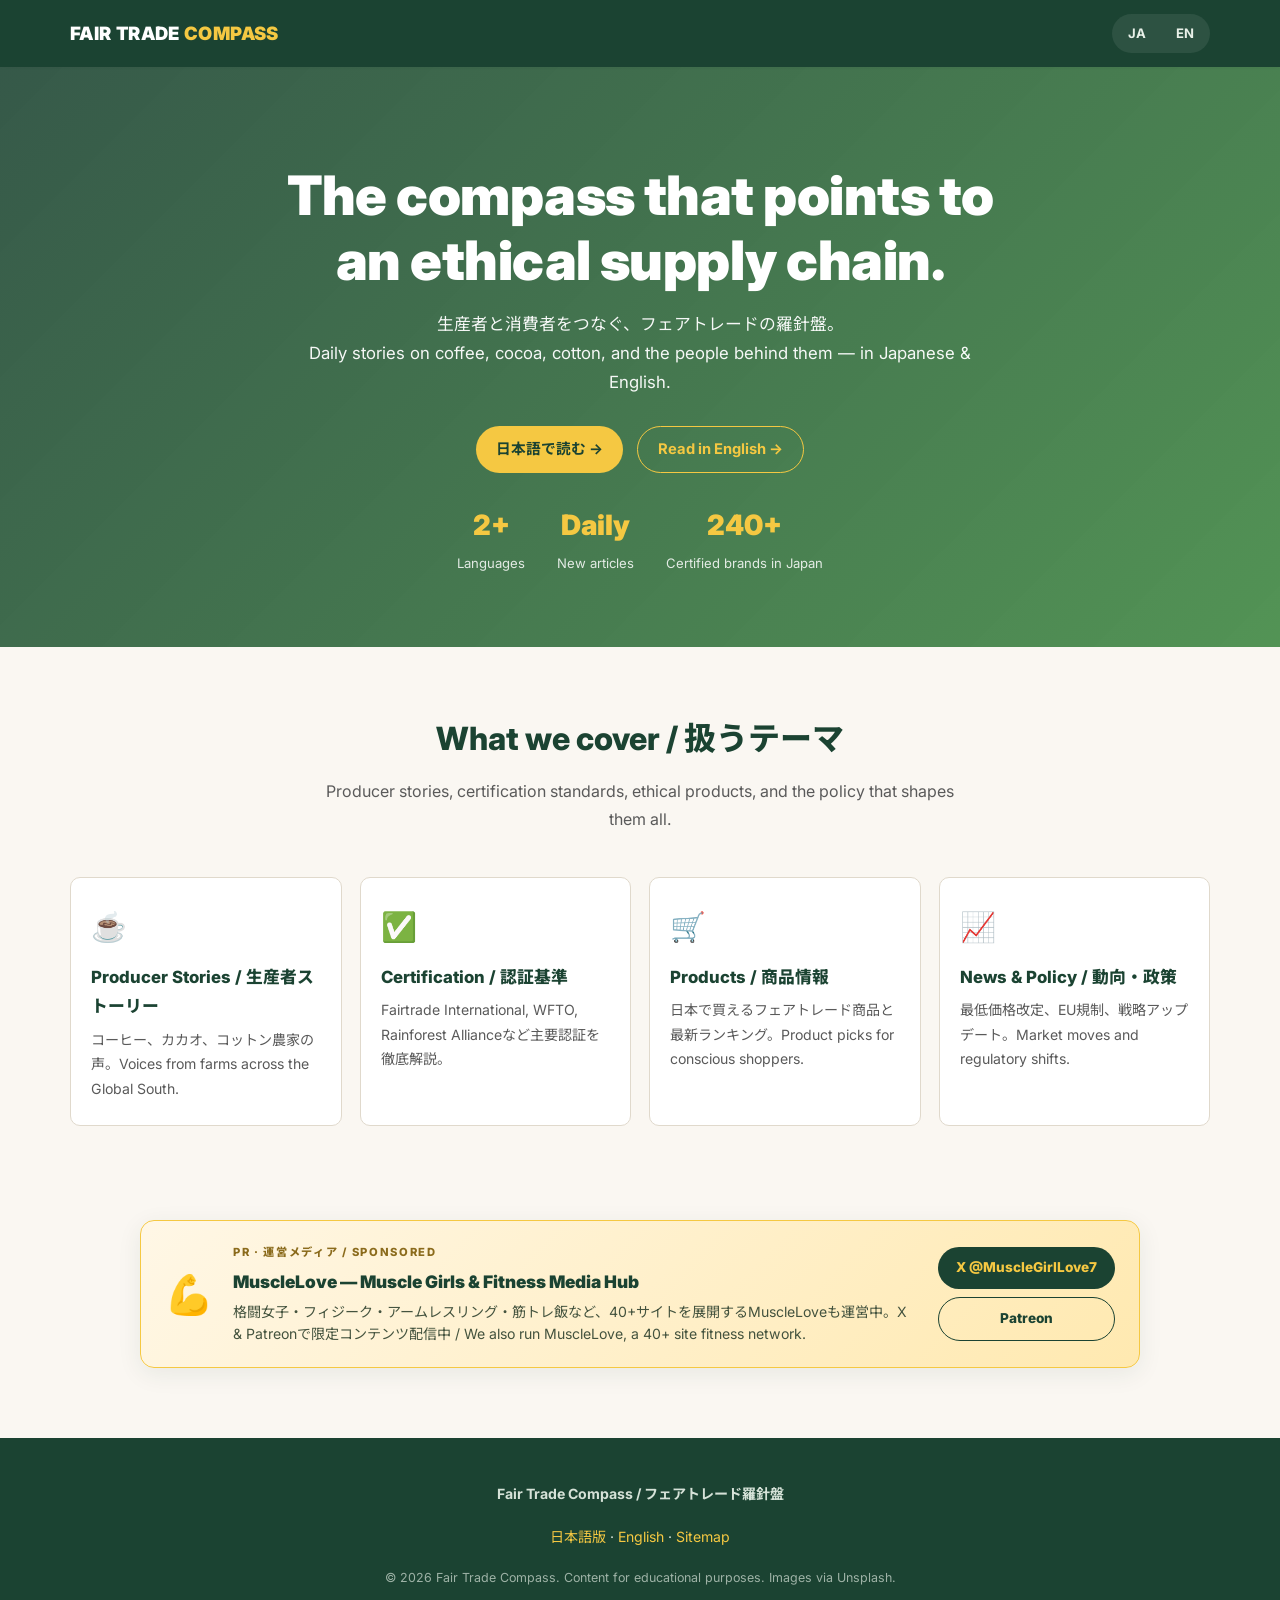
<file: index.html>
<!DOCTYPE html>
<html lang="en">
<head>
<meta charset="UTF-8">
<meta name="viewport" content="width=device-width, initial-scale=1.0">
<title>Fair Trade Compass | フェアトレード羅針盤</title>
<meta name="description" content="Fair Trade Compass — daily insights on fair trade producers, certification, products, and the ethical supply chain. フェアトレードの最新動向・生産者・認証・商品を日英2言語で発信する情報サイト。">
<meta name="robots" content="index,follow">
<link rel="canonical" href="https://musclelove-777.github.io/fair-trade-compass/">
<link rel="alternate" hreflang="ja" href="https://musclelove-777.github.io/fair-trade-compass/ja/">
<link rel="alternate" hreflang="en" href="https://musclelove-777.github.io/fair-trade-compass/en/">
<link rel="alternate" hreflang="x-default" href="https://musclelove-777.github.io/fair-trade-compass/">
<meta property="og:title" content="Fair Trade Compass | フェアトレード羅針盤">
<meta property="og:description" content="Daily insights on fair trade producers, certification, products, and the ethical supply chain. 日英2言語で発信するフェアトレード情報メディア。">
<meta property="og:type" content="website">
<meta property="og:url" content="https://musclelove-777.github.io/fair-trade-compass/">
<meta property="og:image" content="https://images.unsplash.com/photo-1509785307050-d4066910ec1e?w=1200&h=630&fit=crop">
<meta name="twitter:card" content="summary_large_image">
<link href="https://fonts.googleapis.com/css2?family=Inter:wght@400;500;700;900&family=Noto+Sans+JP:wght@400;500;700;900&display=swap" rel="stylesheet">
<link rel="stylesheet" href="assets/style.css">
<script type="application/ld+json">
{
  "@context": "https://schema.org",
  "@type": "WebSite",
  "name": "Fair Trade Compass",
  "alternateName": "フェアトレード羅針盤",
  "url": "https://musclelove-777.github.io/fair-trade-compass/",
  "description": "Bilingual fair trade media covering producers, certification, products, and the ethical supply chain.",
  "inLanguage": ["ja", "en"]
}
</script>
</head>
<body>

<header class="site-header">
  <div class="container">
    <div class="brand">FAIR TRADE <span class="brand-mark">COMPASS</span></div>
    <div class="lang-switch">
      <a href="ja/" aria-label="日本語">JA</a>
      <a href="en/" aria-label="English">EN</a>
    </div>
  </div>
</header>
<!-- __MAIN_LANDMARK__START__ -->
<main>
<section class="hero">
  <div class="container">
    <h1>The compass that points to<br>an ethical supply chain.</h1>
    <p class="lead">生産者と消費者をつなぐ、フェアトレードの羅針盤。<br>Daily stories on coffee, cocoa, cotton, and the people behind them — in Japanese &amp; English.</p>
    <div style="display:flex;gap:14px;justify-content:center;flex-wrap:wrap;margin-top:8px;">
      <a class="btn" href="ja/">日本語で読む →</a>
      <a class="btn btn-ghost" href="en/">Read in English →</a>
    </div>
    <div class="hero-stats">
      <div class="stat"><div class="num">2+</div><div class="label">Languages</div></div>
      <div class="stat"><div class="num">Daily</div><div class="label">New articles</div></div>
      <div class="stat"><div class="num">240+</div><div class="label">Certified brands in Japan</div></div>
    </div>
  </div>
</section>

<section class="block">
  <div class="container">
    <div class="section-head">
      <h2>What we cover / 扱うテーマ</h2>
      <p>Producer stories, certification standards, ethical products, and the policy that shapes them all.</p>
    </div>
    <div class="cat-grid">
      <a class="cat-card" href="ja/">
        <div class="icon">☕</div>
        <h3>Producer Stories / 生産者ストーリー</h3>
        <p>コーヒー、カカオ、コットン農家の声。Voices from farms across the Global South.</p>
      </a>
      <a class="cat-card" href="ja/">
        <div class="icon">✅</div>
        <h3>Certification / 認証基準</h3>
        <p>Fairtrade International, WFTO, Rainforest Allianceなど主要認証を徹底解説。</p>
      </a>
      <a class="cat-card" href="ja/">
        <div class="icon">🛒</div>
        <h3>Products / 商品情報</h3>
        <p>日本で買えるフェアトレード商品と最新ランキング。Product picks for conscious shoppers.</p>
      </a>
      <a class="cat-card" href="ja/">
        <div class="icon">📈</div>
        <h3>News &amp; Policy / 動向・政策</h3>
        <p>最低価格改定、EU規制、戦略アップデート。Market moves and regulatory shifts.</p>
      </a>
    </div>
  </div>
</section>

<section class="promo-musclelove">
  <div class="container">
    <div class="promo-card">
      <div class="promo-icon">💪</div>
      <div class="promo-body">
        <div class="promo-eyebrow">PR · 運営メディア / Sponsored</div>
        <h3>MuscleLove — Muscle Girls &amp; Fitness Media Hub</h3>
        <p>格闘女子・フィジーク・アームレスリング・筋トレ飯など、40+サイトを展開するMuscleLoveも運営中。X &amp; Patreonで限定コンテンツ配信中 / We also run MuscleLove, a 40+ site fitness network.</p>
      </div>
      <div class="promo-cta">
        <a class="btn-promo" href="https://x.com/MuscleGirlLove7" target="_blank" rel="noopener">X @MuscleGirlLove7</a>
        <a class="btn-promo outline" href="https://www.patreon.com/MuscleLove" target="_blank" rel="noopener">Patreon</a>
      </div>
    </div>
  </div>
</section>
</main>
<!-- __MAIN_LANDMARK__END__ -->
<footer class="site-footer">
  <div class="container">
    <div><strong>Fair Trade Compass / フェアトレード羅針盤</strong></div>
    <div><a href="ja/">日本語版</a> · <a href="en/">English</a> · <a href="sitemap.xml">Sitemap</a></div>
    <div class="small">© 2026 Fair Trade Compass. Content for educational purposes. Images via Unsplash.</div>
  </div>
</footer>

</body>
</html>
</file>
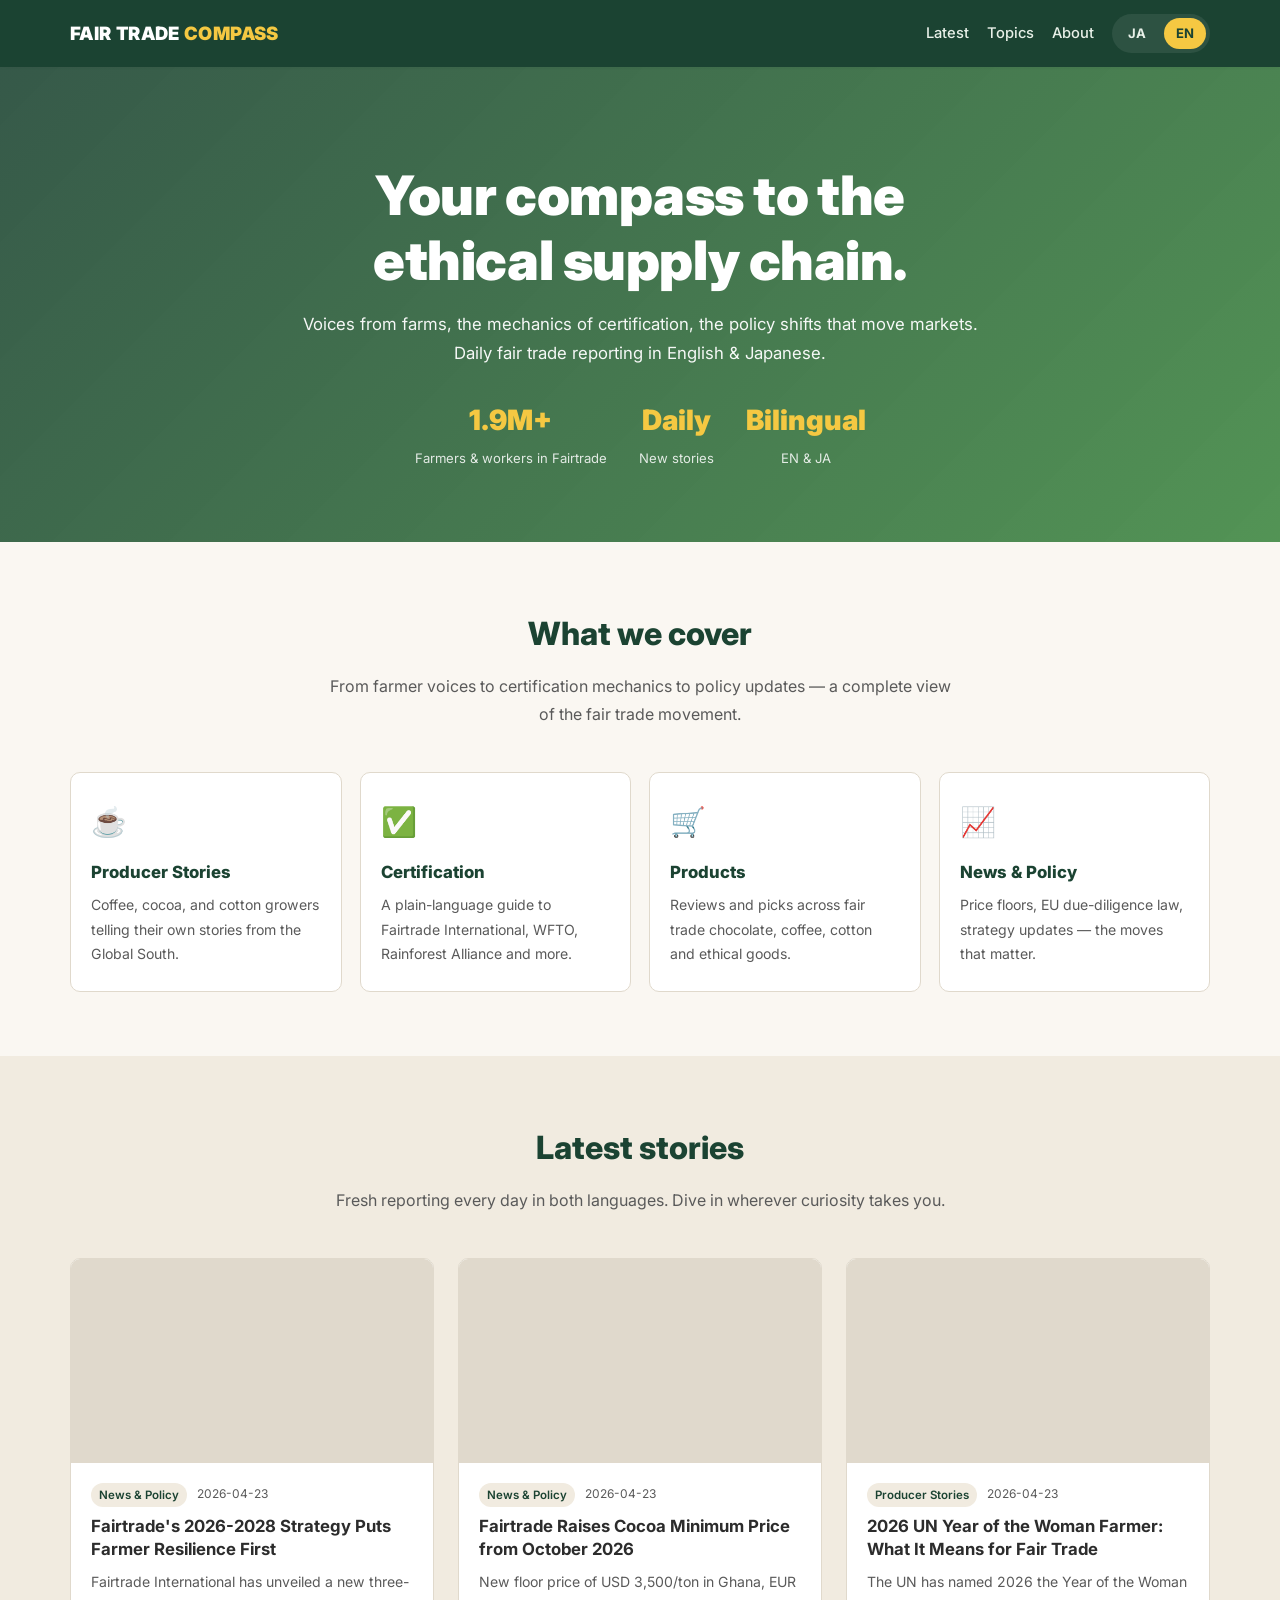
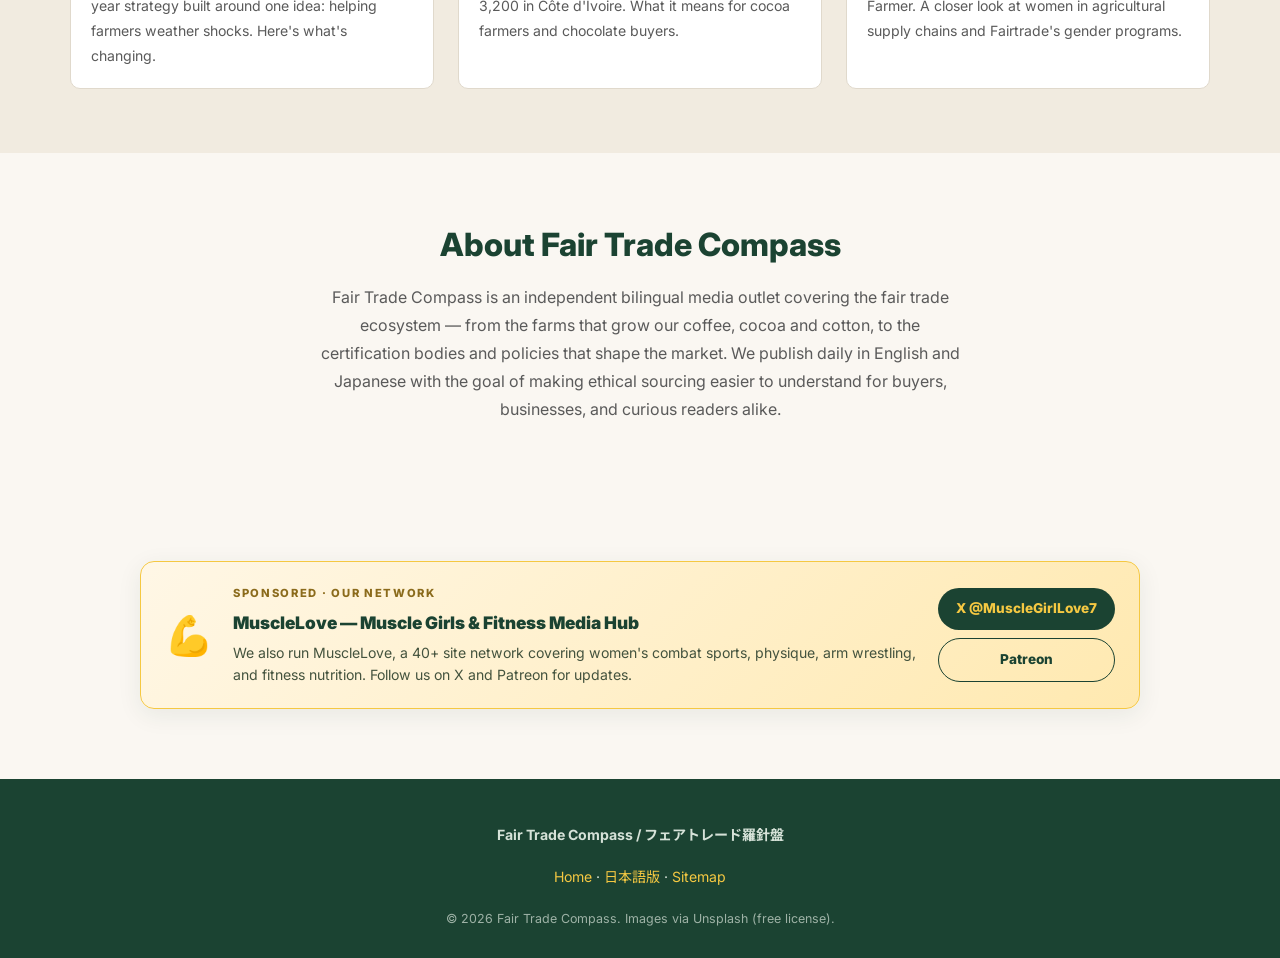
<file: en/index.html>
<!DOCTYPE html>
<html lang="en">
<head>
<meta charset="UTF-8">
<meta name="viewport" content="width=device-width, initial-scale=1.0">
<title>Fair Trade Compass | Daily News on Ethical Supply Chains</title>
<meta name="description" content="Fair Trade Compass — daily insights on fair trade producers, certification, products, and ethical supply chains. Coverage of Fairtrade International, WFTO, cocoa pricing, coffee farmers and more.">
<meta name="keywords" content="fair trade,Fairtrade International,WFTO,ethical consumption,sustainable coffee,sustainable cocoa,ethical cotton,fair trade certification">
<meta name="robots" content="index,follow">
<link rel="canonical" href="https://musclelove-777.github.io/fair-trade-compass/en/">
<link rel="alternate" hreflang="ja" href="https://musclelove-777.github.io/fair-trade-compass/ja/">
<link rel="alternate" hreflang="en" href="https://musclelove-777.github.io/fair-trade-compass/en/">
<link rel="alternate" hreflang="x-default" href="https://musclelove-777.github.io/fair-trade-compass/">
<meta property="og:title" content="Fair Trade Compass | Daily News on Ethical Supply Chains">
<meta property="og:description" content="Daily insights on fair trade producers, certification, products, and ethical supply chains.">
<meta property="og:type" content="website">
<meta property="og:url" content="https://musclelove-777.github.io/fair-trade-compass/en/">
<meta property="og:image" content="https://images.unsplash.com/photo-1509785307050-d4066910ec1e?w=1200&h=630&fit=crop">
<meta property="og:locale" content="en_US">
<meta name="twitter:card" content="summary_large_image">
<link href="https://fonts.googleapis.com/css2?family=Inter:wght@400;500;700;900&family=Noto+Sans+JP:wght@400;500;700;900&display=swap" rel="stylesheet">
<link rel="stylesheet" href="../assets/style.css">
<script type="application/ld+json">
{
  "@context": "https://schema.org",
  "@type": "WebSite",
  "name": "Fair Trade Compass",
  "url": "https://musclelove-777.github.io/fair-trade-compass/en/",
  "inLanguage": "en",
  "publisher": {
    "@type": "Organization",
    "name": "Fair Trade Compass"
  }
}
</script>
</head>
<body>

<header class="site-header">
  <div class="container">
    <div class="brand">FAIR TRADE <span class="brand-mark">COMPASS</span></div>
    <nav class="site-nav">
      <a href="#latest">Latest</a>
      <a href="#categories">Topics</a>
      <a href="#about">About</a>
      <div class="lang-switch">
        <a href="../ja/">JA</a>
        <a href="./" class="active">EN</a>
      </div>
    </nav>
  </div>
</header>
<!-- __MAIN_LANDMARK__START__ -->
<main>
<section class="hero">
  <div class="container">
    <h1>Your compass to the<br>ethical supply chain.</h1>
    <p class="lead">Voices from farms, the mechanics of certification, the policy shifts that move markets.<br>Daily fair trade reporting in English &amp; Japanese.</p>
    <div class="hero-stats">
      <div class="stat"><div class="num">1.9M+</div><div class="label">Farmers &amp; workers in Fairtrade</div></div>
      <div class="stat"><div class="num">Daily</div><div class="label">New stories</div></div>
      <div class="stat"><div class="num">Bilingual</div><div class="label">EN &amp; JA</div></div>
    </div>
  </div>
</section>

<section class="block" id="categories">
  <div class="container">
    <div class="section-head">
      <h2>What we cover</h2>
      <p>From farmer voices to certification mechanics to policy updates — a complete view of the fair trade movement.</p>
    </div>
    <div class="cat-grid">
      <div class="cat-card">
        <div class="icon">☕</div>
        <h3>Producer Stories</h3>
        <p>Coffee, cocoa, and cotton growers telling their own stories from the Global South.</p>
      </div>
      <div class="cat-card">
        <div class="icon">✅</div>
        <h3>Certification</h3>
        <p>A plain-language guide to Fairtrade International, WFTO, Rainforest Alliance and more.</p>
      </div>
      <div class="cat-card">
        <div class="icon">🛒</div>
        <h3>Products</h3>
        <p>Reviews and picks across fair trade chocolate, coffee, cotton and ethical goods.</p>
      </div>
      <div class="cat-card">
        <div class="icon">📈</div>
        <h3>News &amp; Policy</h3>
        <p>Price floors, EU due-diligence law, strategy updates — the moves that matter.</p>
      </div>
    </div>
  </div>
</section>

<section class="block alt" id="latest">
  <div class="container">
    <div class="section-head">
      <h2>Latest stories</h2>
      <p>Fresh reporting every day in both languages. Dive in wherever curiosity takes you.</p>
    </div>
    <div class="blog-grid">
      <article class="post-card">
        <a href="articles/2026-04-23-fairtrade-strategy-2026-2028.html">
          <div class="post-thumb" style="background-image:url('https://images.unsplash.com/photo-1544785349-c4a5301826fd?w=600&h=340&fit=crop')"></div>
        </a>
        <div class="post-body">
          <div class="post-meta"><span class="post-tag">News &amp; Policy</span><span>2026-04-23</span></div>
          <h3><a href="articles/2026-04-23-fairtrade-strategy-2026-2028.html">Fairtrade's 2026-2028 Strategy Puts Farmer Resilience First</a></h3>
          <p class="post-excerpt">Fairtrade International has unveiled a new three-year strategy built around one idea: helping farmers weather shocks. Here's what's changing.</p>
        </div>
      </article>
      <article class="post-card">
        <a href="articles/2026-04-23-cocoa-minimum-price-hike.html">
          <div class="post-thumb" style="background-image:url('https://images.unsplash.com/photo-1587049352846-4a222e784d38?w=600&h=340&fit=crop')"></div>
        </a>
        <div class="post-body">
          <div class="post-meta"><span class="post-tag">News &amp; Policy</span><span>2026-04-23</span></div>
          <h3><a href="articles/2026-04-23-cocoa-minimum-price-hike.html">Fairtrade Raises Cocoa Minimum Price from October 2026</a></h3>
          <p class="post-excerpt">New floor price of USD 3,500/ton in Ghana, EUR 3,200 in Côte d'Ivoire. What it means for cocoa farmers and chocolate buyers.</p>
        </div>
      </article>
      <article class="post-card">
        <a href="articles/2026-04-23-un-year-woman-farmer-2026.html">
          <div class="post-thumb" style="background-image:url('https://images.unsplash.com/photo-1590682680695-43b964a3ae17?w=600&h=340&fit=crop')"></div>
        </a>
        <div class="post-body">
          <div class="post-meta"><span class="post-tag">Producer Stories</span><span>2026-04-23</span></div>
          <h3><a href="articles/2026-04-23-un-year-woman-farmer-2026.html">2026 UN Year of the Woman Farmer: What It Means for Fair Trade</a></h3>
          <p class="post-excerpt">The UN has named 2026 the Year of the Woman Farmer. A closer look at women in agricultural supply chains and Fairtrade's gender programs.</p>
        </div>
      </article>
    </div>
  </div>
</section>

<section class="block" id="about">
  <div class="container">
    <div class="section-head">
      <h2>About Fair Trade Compass</h2>
      <p>Fair Trade Compass is an independent bilingual media outlet covering the fair trade ecosystem — from the farms that grow our coffee, cocoa and cotton, to the certification bodies and policies that shape the market. We publish daily in English and Japanese with the goal of making ethical sourcing easier to understand for buyers, businesses, and curious readers alike.</p>
    </div>
  </div>
</section>

<section class="promo-musclelove">
  <div class="container">
    <div class="promo-card">
      <div class="promo-icon">💪</div>
      <div class="promo-body">
        <div class="promo-eyebrow">SPONSORED · OUR NETWORK</div>
        <h3>MuscleLove — Muscle Girls &amp; Fitness Media Hub</h3>
        <p>We also run MuscleLove, a 40+ site network covering women's combat sports, physique, arm wrestling, and fitness nutrition. Follow us on X and Patreon for updates.</p>
      </div>
      <div class="promo-cta">
        <a class="btn-promo" href="https://x.com/MuscleGirlLove7" target="_blank" rel="noopener">X @MuscleGirlLove7</a>
        <a class="btn-promo outline" href="https://www.patreon.com/MuscleLove" target="_blank" rel="noopener">Patreon</a>
      </div>
    </div>
  </div>
</section>
</main>
<!-- __MAIN_LANDMARK__END__ -->
<footer class="site-footer">
  <div class="container">
    <div><strong>Fair Trade Compass / フェアトレード羅針盤</strong></div>
    <div><a href="../">Home</a> · <a href="../ja/">日本語版</a> · <a href="../sitemap.xml">Sitemap</a></div>
    <div class="small">© 2026 Fair Trade Compass. Images via Unsplash (free license).</div>
  </div>
</footer>

</body>
</html>
</file>
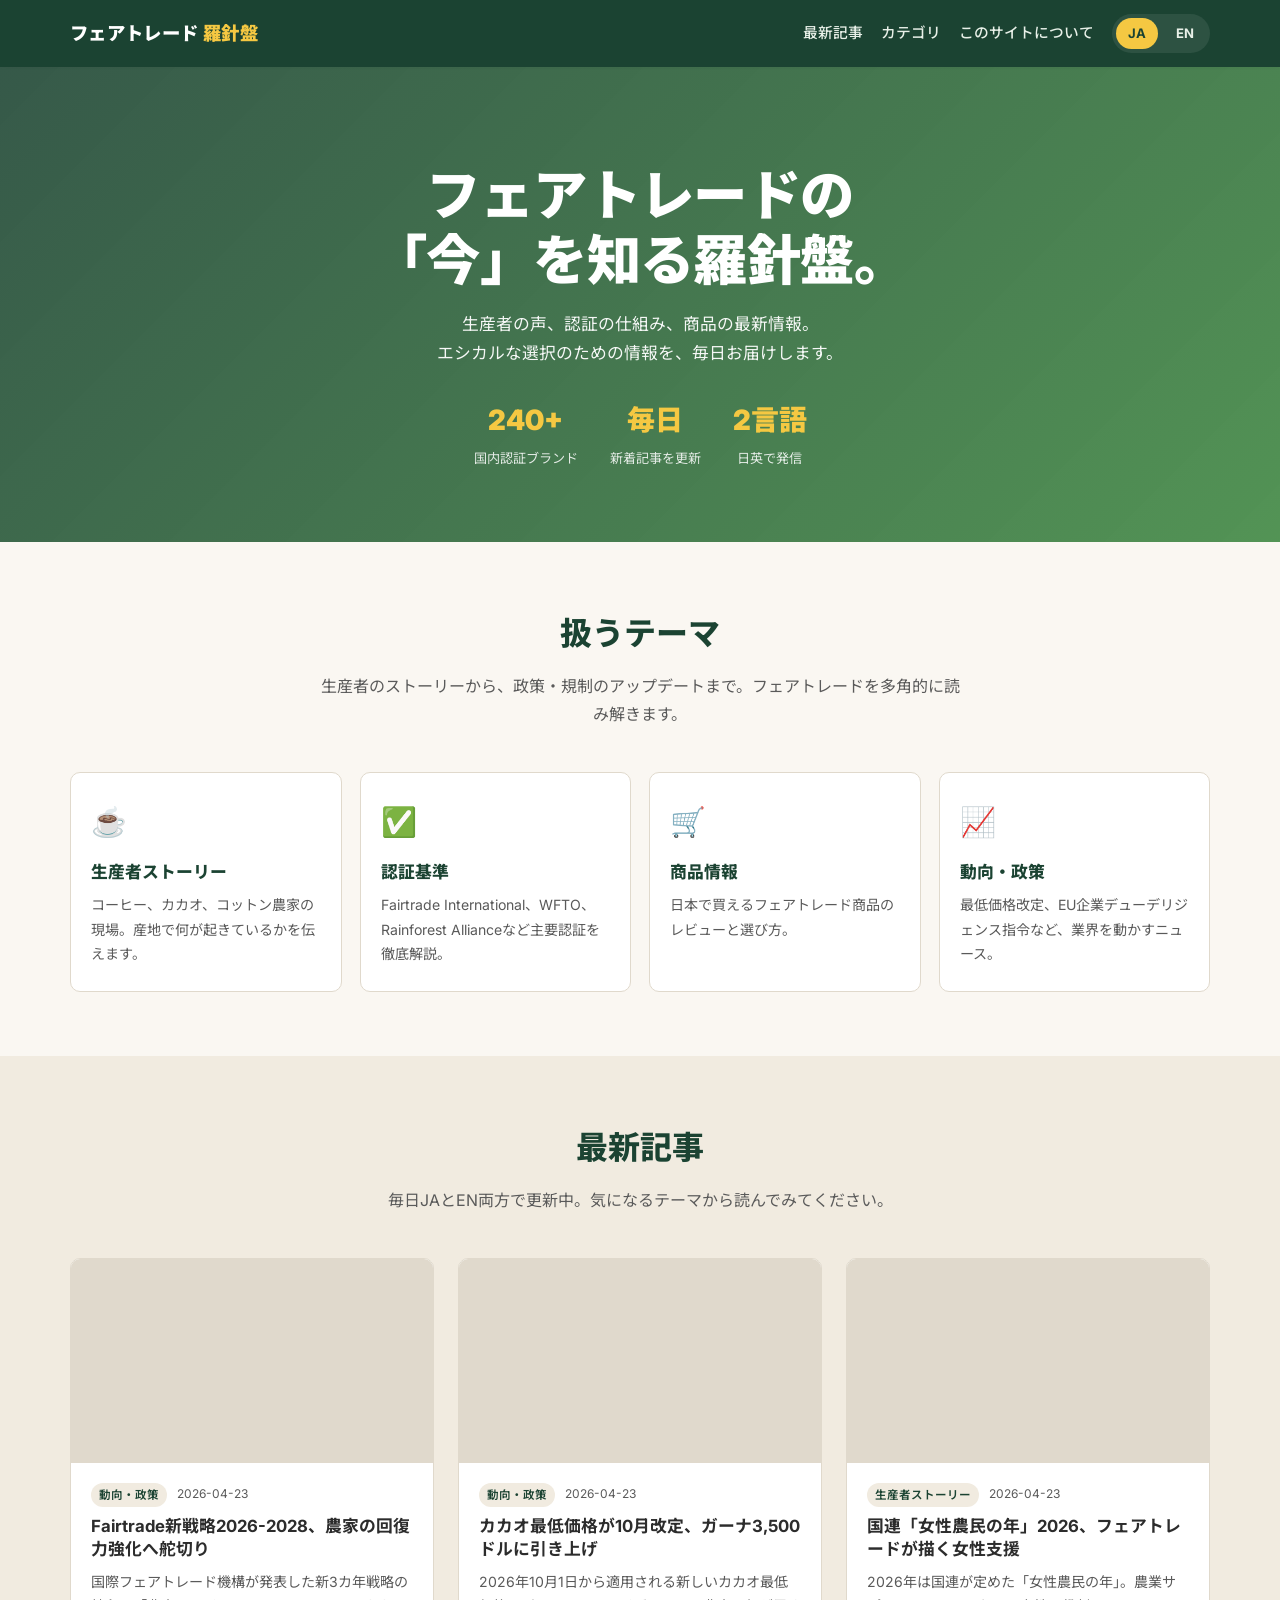
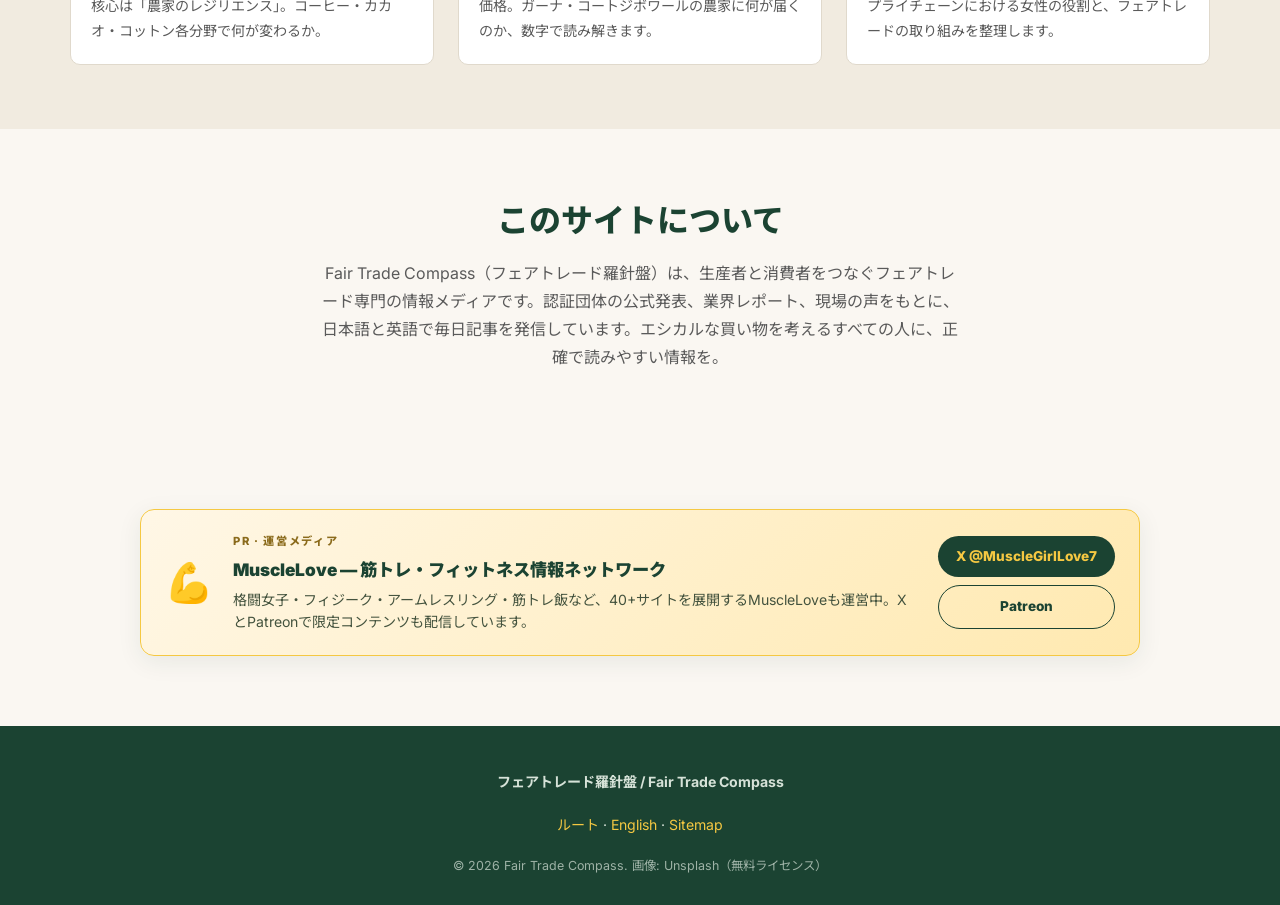
<file: ja/index.html>
<!DOCTYPE html>
<html lang="ja">
<head>
<meta charset="UTF-8">
<meta name="viewport" content="width=device-width, initial-scale=1.0">
<title>フェアトレード羅針盤 | 生産者・認証・商品の最新情報を毎日発信</title>
<meta name="description" content="フェアトレードの最新ニュース、生産者ストーリー、認証基準、商品情報を毎日発信するバイリンガル情報メディア。Fairtrade International、WFTO、Rainforest Allianceの動向も徹底解説。">
<meta name="keywords" content="フェアトレード,fair trade,フェアトレード認証,Fairtrade International,WFTO,エシカル消費,サステナブル,コーヒー,カカオ,コットン">
<meta name="robots" content="index,follow">
<link rel="canonical" href="https://musclelove-777.github.io/fair-trade-compass/ja/">
<link rel="alternate" hreflang="ja" href="https://musclelove-777.github.io/fair-trade-compass/ja/">
<link rel="alternate" hreflang="en" href="https://musclelove-777.github.io/fair-trade-compass/en/">
<link rel="alternate" hreflang="x-default" href="https://musclelove-777.github.io/fair-trade-compass/">
<meta property="og:title" content="フェアトレード羅針盤 | 生産者・認証・商品の最新情報">
<meta property="og:description" content="フェアトレードの最新ニュース、生産者ストーリー、認証基準、商品情報を毎日発信。">
<meta property="og:type" content="website">
<meta property="og:url" content="https://musclelove-777.github.io/fair-trade-compass/ja/">
<meta property="og:image" content="https://images.unsplash.com/photo-1509785307050-d4066910ec1e?w=1200&h=630&fit=crop">
<meta property="og:locale" content="ja_JP">
<meta name="twitter:card" content="summary_large_image">
<link href="https://fonts.googleapis.com/css2?family=Inter:wght@400;500;700;900&family=Noto+Sans+JP:wght@400;500;700;900&display=swap" rel="stylesheet">
<link rel="stylesheet" href="../assets/style.css">
<script type="application/ld+json">
{
  "@context": "https://schema.org",
  "@type": "WebSite",
  "name": "フェアトレード羅針盤",
  "url": "https://musclelove-777.github.io/fair-trade-compass/ja/",
  "inLanguage": "ja",
  "publisher": {
    "@type": "Organization",
    "name": "Fair Trade Compass"
  }
}
</script>
</head>
<body>

<header class="site-header">
  <div class="container">
    <div class="brand">フェアトレード <span class="brand-mark">羅針盤</span></div>
    <nav class="site-nav">
      <a href="#latest">最新記事</a>
      <a href="#categories">カテゴリ</a>
      <a href="#about">このサイトについて</a>
      <div class="lang-switch">
        <a href="./" class="active">JA</a>
        <a href="../en/">EN</a>
      </div>
    </nav>
  </div>
</header>
<!-- __MAIN_LANDMARK__START__ -->
<main>
<section class="hero">
  <div class="container">
    <h1>フェアトレードの<br>「今」を知る羅針盤。</h1>
    <p class="lead">生産者の声、認証の仕組み、商品の最新情報。<br>エシカルな選択のための情報を、毎日お届けします。</p>
    <div class="hero-stats">
      <div class="stat"><div class="num">240+</div><div class="label">国内認証ブランド</div></div>
      <div class="stat"><div class="num">毎日</div><div class="label">新着記事を更新</div></div>
      <div class="stat"><div class="num">2言語</div><div class="label">日英で発信</div></div>
    </div>
  </div>
</section>

<section class="block" id="categories">
  <div class="container">
    <div class="section-head">
      <h2>扱うテーマ</h2>
      <p>生産者のストーリーから、政策・規制のアップデートまで。フェアトレードを多角的に読み解きます。</p>
    </div>
    <div class="cat-grid">
      <div class="cat-card">
        <div class="icon">☕</div>
        <h3>生産者ストーリー</h3>
        <p>コーヒー、カカオ、コットン農家の現場。産地で何が起きているかを伝えます。</p>
      </div>
      <div class="cat-card">
        <div class="icon">✅</div>
        <h3>認証基準</h3>
        <p>Fairtrade International、WFTO、Rainforest Allianceなど主要認証を徹底解説。</p>
      </div>
      <div class="cat-card">
        <div class="icon">🛒</div>
        <h3>商品情報</h3>
        <p>日本で買えるフェアトレード商品のレビューと選び方。</p>
      </div>
      <div class="cat-card">
        <div class="icon">📈</div>
        <h3>動向・政策</h3>
        <p>最低価格改定、EU企業デューデリジェンス指令など、業界を動かすニュース。</p>
      </div>
    </div>
  </div>
</section>

<section class="block alt" id="latest">
  <div class="container">
    <div class="section-head">
      <h2>最新記事</h2>
      <p>毎日JAとEN両方で更新中。気になるテーマから読んでみてください。</p>
    </div>
    <div class="blog-grid">
      <article class="post-card">
        <a href="articles/2026-04-23-fairtrade-strategy-2026-2028.html">
          <div class="post-thumb" style="background-image:url('https://images.unsplash.com/photo-1544785349-c4a5301826fd?w=600&h=340&fit=crop')"></div>
        </a>
        <div class="post-body">
          <div class="post-meta"><span class="post-tag">動向・政策</span><span>2026-04-23</span></div>
          <h3><a href="articles/2026-04-23-fairtrade-strategy-2026-2028.html">Fairtrade新戦略2026-2028、農家の回復力強化へ舵切り</a></h3>
          <p class="post-excerpt">国際フェアトレード機構が発表した新3カ年戦略の核心は「農家のレジリエンス」。コーヒー・カカオ・コットン各分野で何が変わるか。</p>
        </div>
      </article>
      <article class="post-card">
        <a href="articles/2026-04-23-cocoa-minimum-price-2026.html">
          <div class="post-thumb" style="background-image:url('https://images.unsplash.com/photo-1587049352846-4a222e784d38?w=600&h=340&fit=crop')"></div>
        </a>
        <div class="post-body">
          <div class="post-meta"><span class="post-tag">動向・政策</span><span>2026-04-23</span></div>
          <h3><a href="articles/2026-04-23-cocoa-minimum-price-2026.html">カカオ最低価格が10月改定、ガーナ3,500ドルに引き上げ</a></h3>
          <p class="post-excerpt">2026年10月1日から適用される新しいカカオ最低価格。ガーナ・コートジボワールの農家に何が届くのか、数字で読み解きます。</p>
        </div>
      </article>
      <article class="post-card">
        <a href="articles/2026-04-23-un-year-woman-farmer-2026.html">
          <div class="post-thumb" style="background-image:url('https://images.unsplash.com/photo-1590682680695-43b964a3ae17?w=600&h=340&fit=crop')"></div>
        </a>
        <div class="post-body">
          <div class="post-meta"><span class="post-tag">生産者ストーリー</span><span>2026-04-23</span></div>
          <h3><a href="articles/2026-04-23-un-year-woman-farmer-2026.html">国連「女性農民の年」2026、フェアトレードが描く女性支援</a></h3>
          <p class="post-excerpt">2026年は国連が定めた「女性農民の年」。農業サプライチェーンにおける女性の役割と、フェアトレードの取り組みを整理します。</p>
        </div>
      </article>
    </div>
  </div>
</section>

<section class="block" id="about">
  <div class="container">
    <div class="section-head">
      <h2>このサイトについて</h2>
      <p>Fair Trade Compass（フェアトレード羅針盤）は、生産者と消費者をつなぐフェアトレード専門の情報メディアです。認証団体の公式発表、業界レポート、現場の声をもとに、日本語と英語で毎日記事を発信しています。エシカルな買い物を考えるすべての人に、正確で読みやすい情報を。</p>
    </div>
  </div>
</section>

<section class="promo-musclelove">
  <div class="container">
    <div class="promo-card">
      <div class="promo-icon">💪</div>
      <div class="promo-body">
        <div class="promo-eyebrow">PR · 運営メディア</div>
        <h3>MuscleLove — 筋トレ・フィットネス情報ネットワーク</h3>
        <p>格闘女子・フィジーク・アームレスリング・筋トレ飯など、40+サイトを展開するMuscleLoveも運営中。XとPatreonで限定コンテンツも配信しています。</p>
      </div>
      <div class="promo-cta">
        <a class="btn-promo" href="https://x.com/MuscleGirlLove7" target="_blank" rel="noopener">X @MuscleGirlLove7</a>
        <a class="btn-promo outline" href="https://www.patreon.com/MuscleLove" target="_blank" rel="noopener">Patreon</a>
      </div>
    </div>
  </div>
</section>
</main>
<!-- __MAIN_LANDMARK__END__ -->
<footer class="site-footer">
  <div class="container">
    <div><strong>フェアトレード羅針盤 / Fair Trade Compass</strong></div>
    <div><a href="../">ルート</a> · <a href="../en/">English</a> · <a href="../sitemap.xml">Sitemap</a></div>
    <div class="small">© 2026 Fair Trade Compass. 画像: Unsplash（無料ライセンス）</div>
  </div>
</footer>

</body>
</html>
</file>
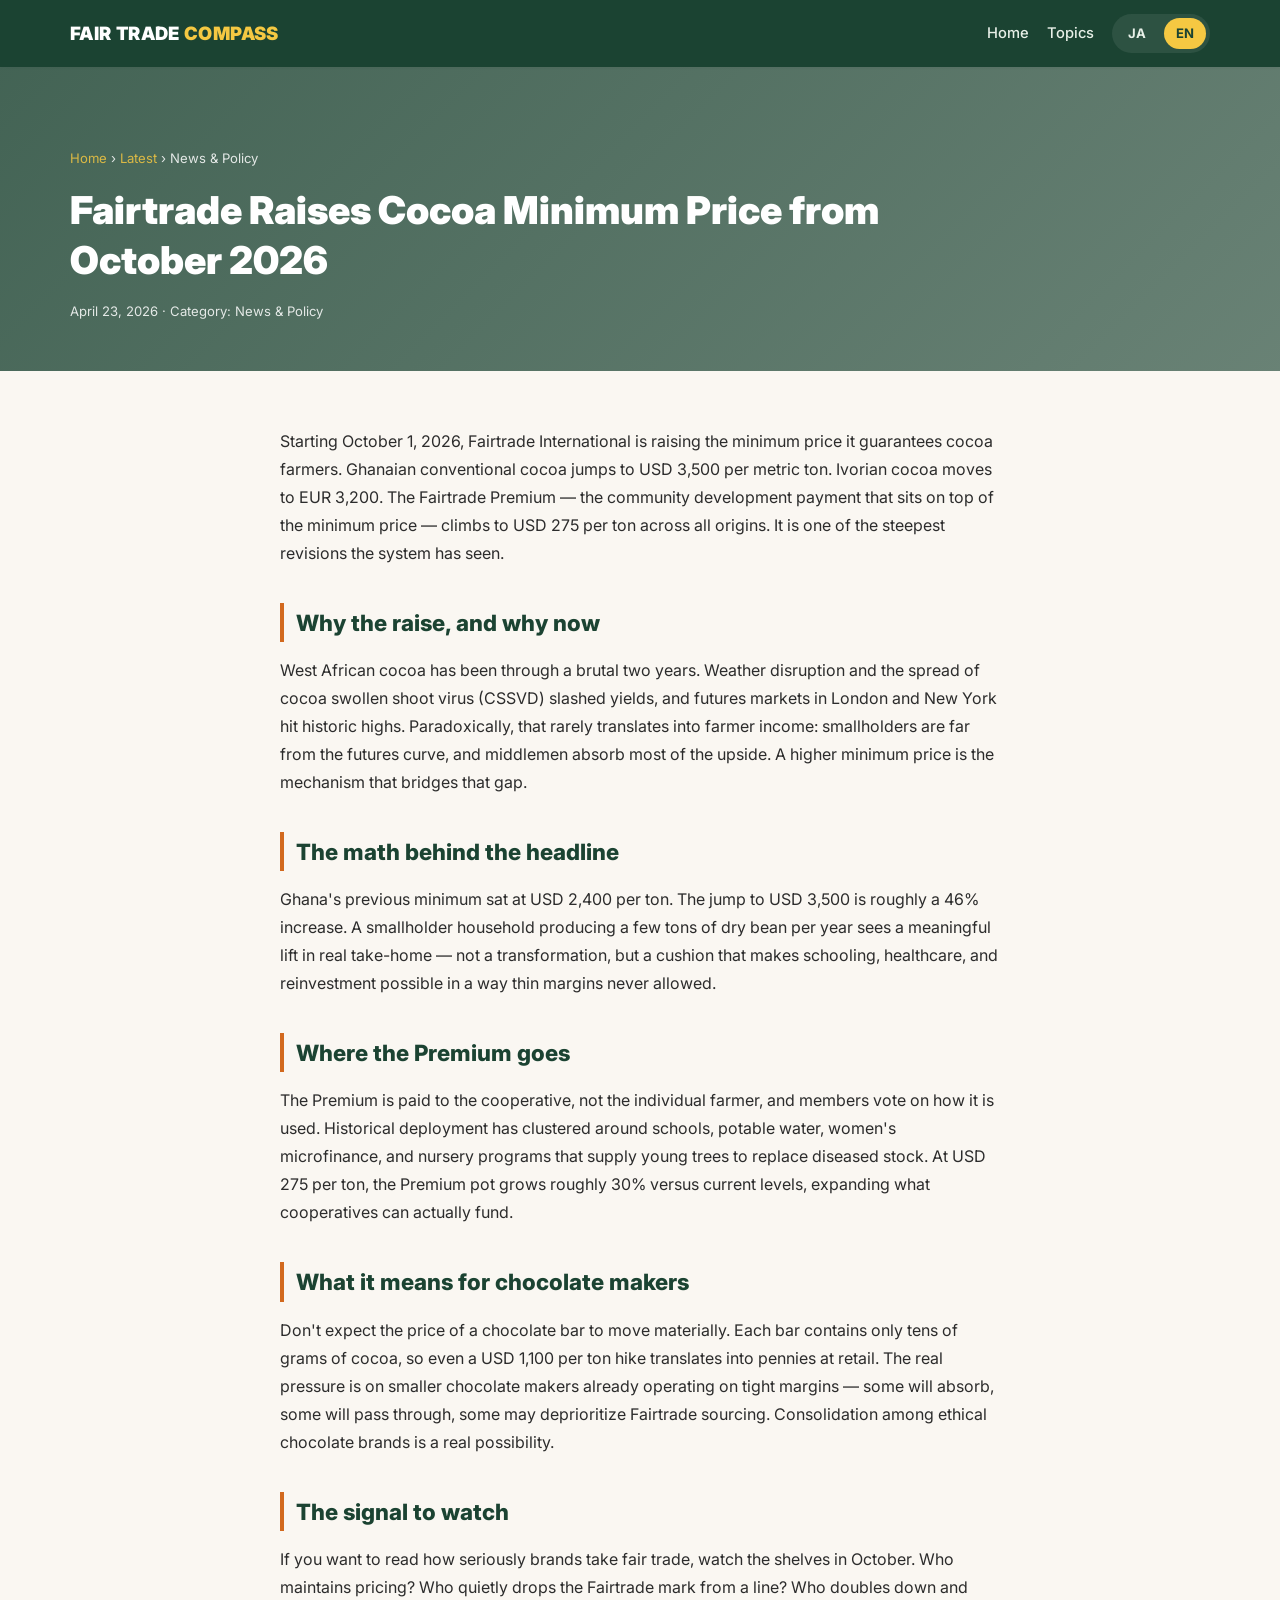
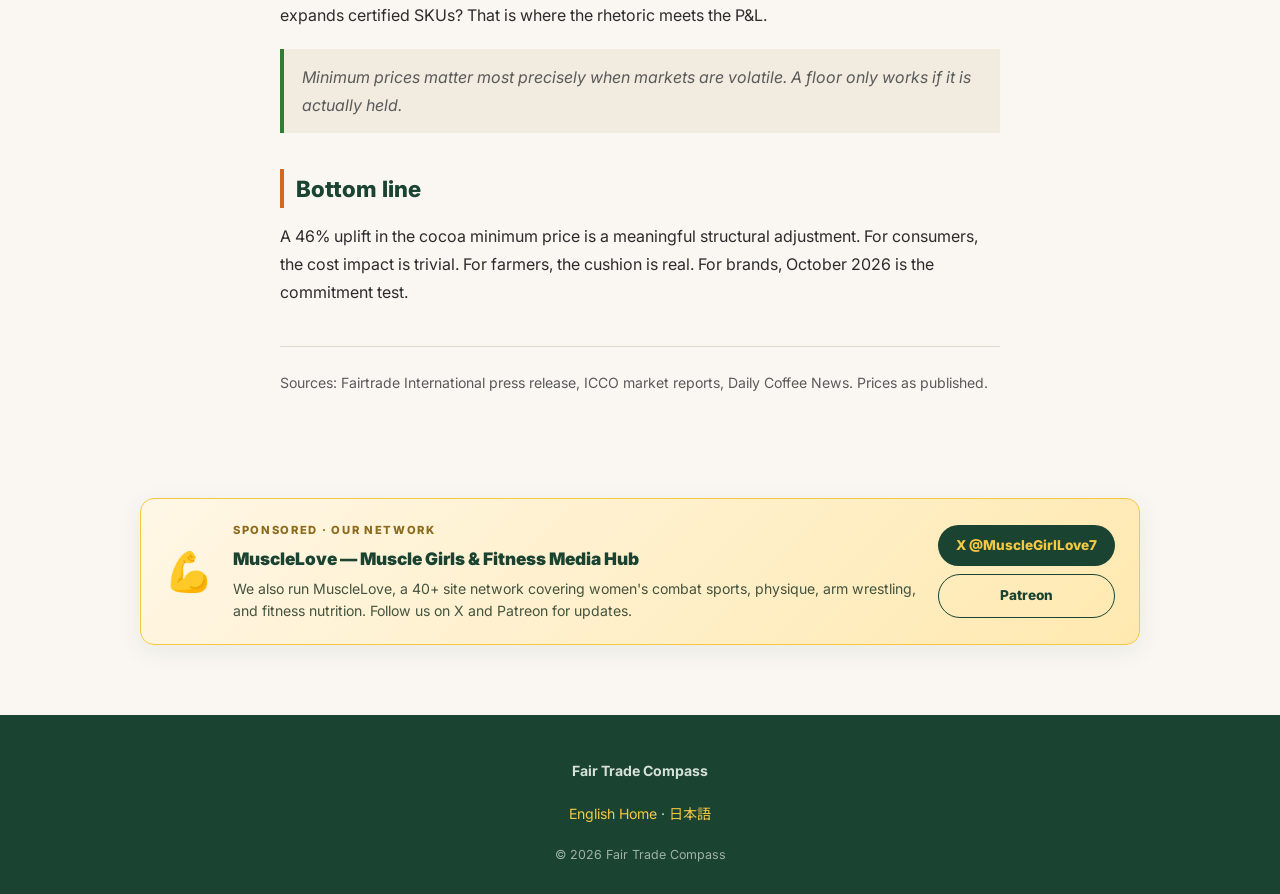
<file: en/articles/2026-04-23-cocoa-minimum-price-hike.html>
<!DOCTYPE html>
<html lang="en">
<head>
<meta charset="UTF-8">
<meta name="viewport" content="width=device-width, initial-scale=1.0">
<title>Fairtrade Raises Cocoa Minimum Price from October 2026 | Fair Trade Compass</title>
<meta name="description" content="From October 1, 2026 Fairtrade sets a new cocoa minimum price of USD 3,500/ton in Ghana and EUR 3,200 in Côte d'Ivoire, with a Premium of USD 275. What it means for farmers, buyers, and chocolate shoppers.">
<meta name="keywords" content="cocoa minimum price,Fairtrade Premium,Ghana cocoa,Côte d'Ivoire cocoa,ethical chocolate">
<link rel="canonical" href="https://musclelove-777.github.io/fair-trade-compass/en/articles/2026-04-23-cocoa-minimum-price-hike.html">
<link rel="alternate" hreflang="ja" href="https://musclelove-777.github.io/fair-trade-compass/ja/articles/2026-04-23-cocoa-minimum-price-2026.html">
<meta property="og:title" content="Fairtrade Raises Cocoa Minimum Price from October 2026">
<meta property="og:description" content="New floor price of USD 3,500/ton in Ghana, EUR 3,200 in Côte d'Ivoire. Here's what it means for farmers and chocolate buyers.">
<meta property="og:type" content="article">
<meta property="og:image" content="https://images.unsplash.com/photo-1587049352846-4a222e784d38?w=1200&h=630&fit=crop">
<meta property="og:locale" content="en_US">
<meta name="twitter:card" content="summary_large_image">
<link href="https://fonts.googleapis.com/css2?family=Inter:wght@400;500;700;900&family=Noto+Sans+JP:wght@400;500;700;900&display=swap" rel="stylesheet">
<link rel="stylesheet" href="../../assets/style.css">
<script type="application/ld+json">
{
  "@context": "https://schema.org",
  "@type": "Article",
  "headline": "Fairtrade Raises Cocoa Minimum Price from October 2026",
  "datePublished": "2026-04-23",
  "author": {
    "@type": "Organization",
    "name": "Fair Trade Compass"
  },
  "image": "https://images.unsplash.com/photo-1587049352846-4a222e784d38?w=1200&h=630&fit=crop",
  "inLanguage": "en",
  "publisher": {
    "@type": "Organization",
    "name": "Fair Trade Compass",
    "logo": {
      "@type": "ImageObject",
      "url": "https://fairtradecompass.github.io/fair-trade-compass/og.png"
    }
  },
  "mainEntityOfPage": {
    "@type": "WebPage",
    "@id": "https://fairtradecompass.github.io/fair-trade-compass/en/articles/2026-04-23-cocoa-minimum-price-hike.html"
  },
  "dateModified": "2026-04-23"
}
</script>
</head>
<body>

<header class="site-header">
  <div class="container">
    <div class="brand">FAIR TRADE <span class="brand-mark">COMPASS</span></div>
    <nav class="site-nav">
      <a href="../">Home</a>
      <a href="../#categories">Topics</a>
      <div class="lang-switch">
        <a href="../../ja/">JA</a>
        <a href="../" class="active">EN</a>
      </div>
    </nav>
  </div>
</header>

<section class="article-hero" style="background-image:url('https://images.unsplash.com/photo-1587049352846-4a222e784d38?w=1800&h=900&fit=crop')">
  <div class="container">
    <div class="breadcrumb"><a href="../">Home</a> › <a href="../#latest">Latest</a> › News &amp; Policy</div>
    <h1>Fairtrade Raises Cocoa Minimum Price from October 2026</h1>
    <div class="meta">April 23, 2026 · Category: News &amp; Policy</div>
  </div>
</section>

<article class="content">
  <p>Starting October 1, 2026, Fairtrade International is raising the minimum price it guarantees cocoa farmers. Ghanaian conventional cocoa jumps to USD 3,500 per metric ton. Ivorian cocoa moves to EUR 3,200. The Fairtrade Premium — the community development payment that sits on top of the minimum price — climbs to USD 275 per ton across all origins. It is one of the steepest revisions the system has seen.</p>

  <h2>Why the raise, and why now</h2>
  <p>West African cocoa has been through a brutal two years. Weather disruption and the spread of cocoa swollen shoot virus (CSSVD) slashed yields, and futures markets in London and New York hit historic highs. Paradoxically, that rarely translates into farmer income: smallholders are far from the futures curve, and middlemen absorb most of the upside. A higher minimum price is the mechanism that bridges that gap.</p>

  <h2>The math behind the headline</h2>
  <p>Ghana's previous minimum sat at USD 2,400 per ton. The jump to USD 3,500 is roughly a 46% increase. A smallholder household producing a few tons of dry bean per year sees a meaningful lift in real take-home — not a transformation, but a cushion that makes schooling, healthcare, and reinvestment possible in a way thin margins never allowed.</p>

  <h2>Where the Premium goes</h2>
  <p>The Premium is paid to the cooperative, not the individual farmer, and members vote on how it is used. Historical deployment has clustered around schools, potable water, women's microfinance, and nursery programs that supply young trees to replace diseased stock. At USD 275 per ton, the Premium pot grows roughly 30% versus current levels, expanding what cooperatives can actually fund.</p>

  <h2>What it means for chocolate makers</h2>
  <p>Don't expect the price of a chocolate bar to move materially. Each bar contains only tens of grams of cocoa, so even a USD 1,100 per ton hike translates into pennies at retail. The real pressure is on smaller chocolate makers already operating on tight margins — some will absorb, some will pass through, some may deprioritize Fairtrade sourcing. Consolidation among ethical chocolate brands is a real possibility.</p>

  <h2>The signal to watch</h2>
  <p>If you want to read how seriously brands take fair trade, watch the shelves in October. Who maintains pricing? Who quietly drops the Fairtrade mark from a line? Who doubles down and expands certified SKUs? That is where the rhetoric meets the P&amp;L.</p>

  <blockquote>Minimum prices matter most precisely when markets are volatile. A floor only works if it is actually held.</blockquote>

  <h2>Bottom line</h2>
  <p>A 46% uplift in the cocoa minimum price is a meaningful structural adjustment. For consumers, the cost impact is trivial. For farmers, the cushion is real. For brands, October 2026 is the commitment test.</p>

  <div class="article-footer">
    <p>Sources: Fairtrade International press release, ICCO market reports, Daily Coffee News. Prices as published.</p>
  </div>
</article>

<section class="promo-musclelove">
  <div class="container">
    <div class="promo-card">
      <div class="promo-icon">💪</div>
      <div class="promo-body">
        <div class="promo-eyebrow">SPONSORED · OUR NETWORK</div>
        <h3>MuscleLove — Muscle Girls &amp; Fitness Media Hub</h3>
        <p>We also run MuscleLove, a 40+ site network covering women's combat sports, physique, arm wrestling, and fitness nutrition. Follow us on X and Patreon for updates.</p>
      </div>
      <div class="promo-cta">
        <a class="btn-promo" href="https://x.com/MuscleGirlLove7" target="_blank" rel="noopener">X @MuscleGirlLove7</a>
        <a class="btn-promo outline" href="https://www.patreon.com/MuscleLove" target="_blank" rel="noopener">Patreon</a>
      </div>
    </div>
  </div>
</section>

<footer class="site-footer">
  <div class="container">
    <div><strong>Fair Trade Compass</strong></div>
    <div><a href="../">English Home</a> · <a href="../../ja/">日本語</a></div>
    <div class="small">© 2026 Fair Trade Compass</div>
  </div>
</footer>

</body>
</html>
</file>
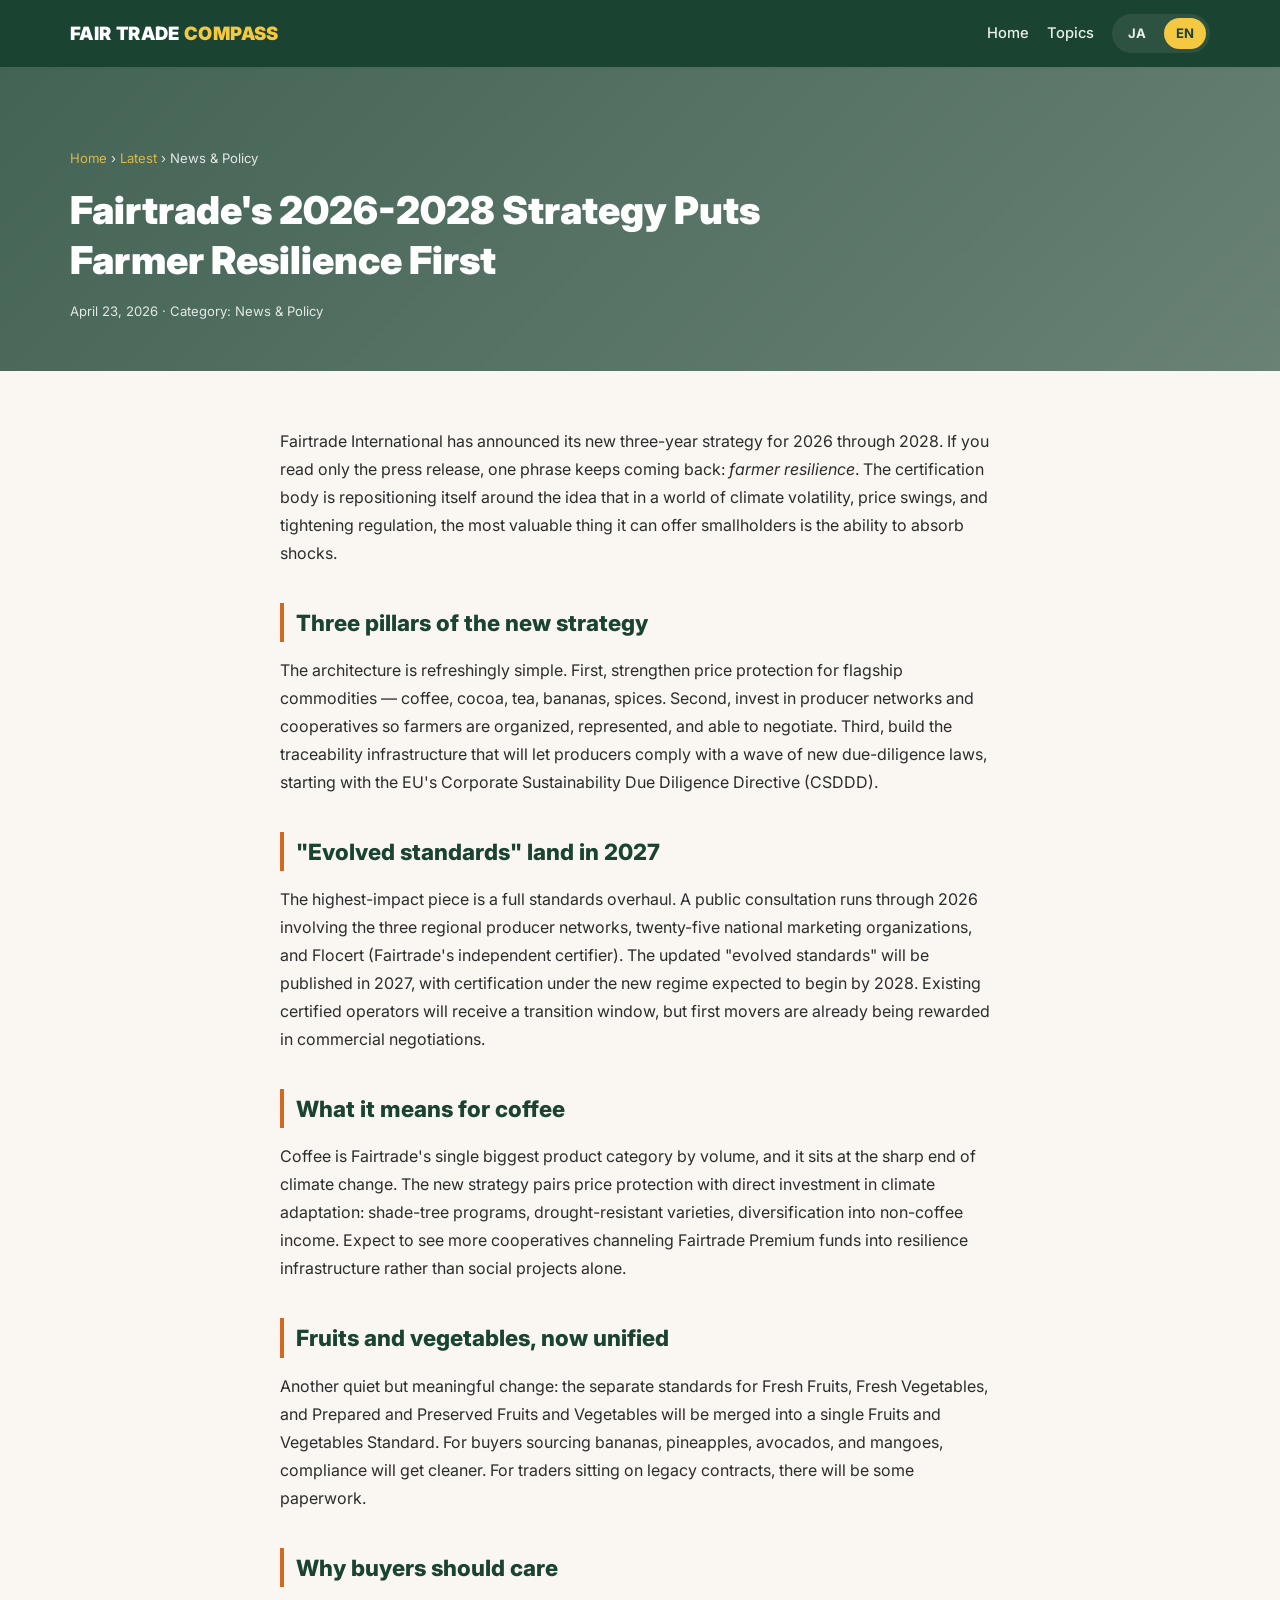
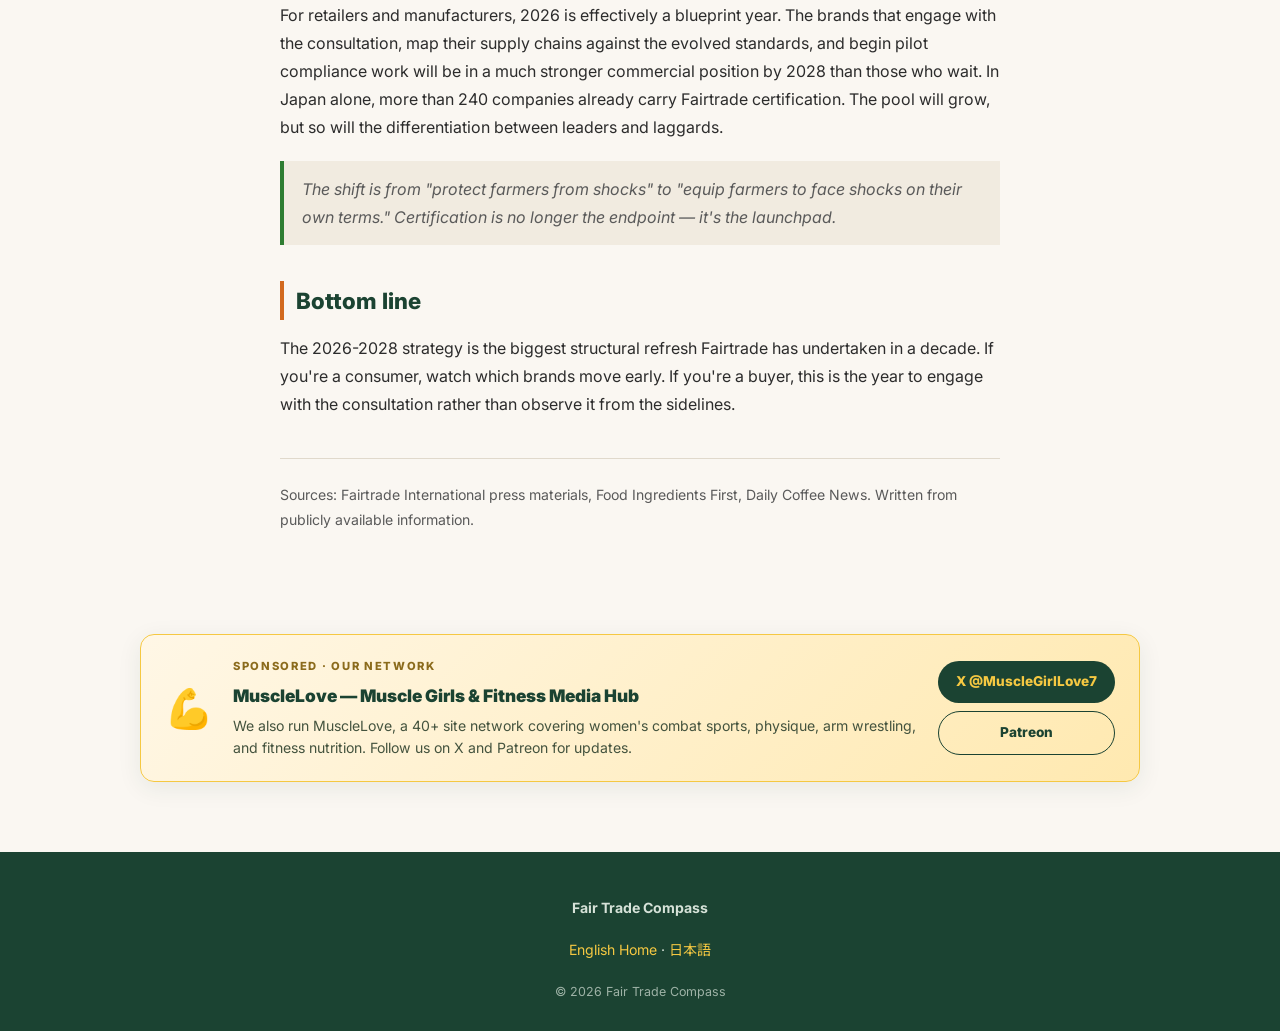
<file: en/articles/2026-04-23-fairtrade-strategy-2026-2028.html>
<!DOCTYPE html>
<html lang="en">
<head>
<meta charset="UTF-8">
<meta name="viewport" content="width=device-width, initial-scale=1.0">
<title>Fairtrade's 2026-2028 Strategy Puts Farmer Resilience First | Fair Trade Compass</title>
<meta name="description" content="Fairtrade International has unveiled a new three-year strategy centered on farmer resilience. Here's what the 2027 standards overhaul will mean for coffee, cocoa, and cotton producers.">
<meta name="keywords" content="Fairtrade strategy,2026-2028,farmer resilience,Fairtrade International,evolved standards">
<link rel="canonical" href="https://musclelove-777.github.io/fair-trade-compass/en/articles/2026-04-23-fairtrade-strategy-2026-2028.html">
<link rel="alternate" hreflang="ja" href="https://musclelove-777.github.io/fair-trade-compass/ja/articles/2026-04-23-fairtrade-strategy-2026-2028.html">
<meta property="og:title" content="Fairtrade's 2026-2028 Strategy Puts Farmer Resilience First">
<meta property="og:description" content="Fairtrade International unveils a three-year strategy centered on farmer resilience. A look at what changes through 2028.">
<meta property="og:type" content="article">
<meta property="og:image" content="https://images.unsplash.com/photo-1544785349-c4a5301826fd?w=1200&h=630&fit=crop">
<meta property="og:locale" content="en_US">
<meta name="twitter:card" content="summary_large_image">
<link href="https://fonts.googleapis.com/css2?family=Inter:wght@400;500;700;900&family=Noto+Sans+JP:wght@400;500;700;900&display=swap" rel="stylesheet">
<link rel="stylesheet" href="../../assets/style.css">
<script type="application/ld+json">
{
  "@context": "https://schema.org",
  "@type": "Article",
  "headline": "Fairtrade's 2026-2028 Strategy Puts Farmer Resilience First",
  "datePublished": "2026-04-23",
  "author": {
    "@type": "Organization",
    "name": "Fair Trade Compass"
  },
  "image": "https://images.unsplash.com/photo-1544785349-c4a5301826fd?w=1200&h=630&fit=crop",
  "inLanguage": "en",
  "publisher": {
    "@type": "Organization",
    "name": "Fair Trade Compass",
    "logo": {
      "@type": "ImageObject",
      "url": "https://fairtradecompass.github.io/fair-trade-compass/og.png"
    }
  },
  "mainEntityOfPage": {
    "@type": "WebPage",
    "@id": "https://fairtradecompass.github.io/fair-trade-compass/en/articles/2026-04-23-fairtrade-strategy-2026-2028.html"
  },
  "dateModified": "2026-04-23"
}
</script>
</head>
<body>

<header class="site-header">
  <div class="container">
    <div class="brand">FAIR TRADE <span class="brand-mark">COMPASS</span></div>
    <nav class="site-nav">
      <a href="../">Home</a>
      <a href="../#categories">Topics</a>
      <div class="lang-switch">
        <a href="../../ja/">JA</a>
        <a href="../" class="active">EN</a>
      </div>
    </nav>
  </div>
</header>

<section class="article-hero" style="background-image:url('https://images.unsplash.com/photo-1544785349-c4a5301826fd?w=1800&h=900&fit=crop')">
  <div class="container">
    <div class="breadcrumb"><a href="../">Home</a> › <a href="../#latest">Latest</a> › News &amp; Policy</div>
    <h1>Fairtrade's 2026-2028 Strategy Puts Farmer Resilience First</h1>
    <div class="meta">April 23, 2026 · Category: News &amp; Policy</div>
  </div>
</section>

<article class="content">
  <p>Fairtrade International has announced its new three-year strategy for 2026 through 2028. If you read only the press release, one phrase keeps coming back: <em>farmer resilience</em>. The certification body is repositioning itself around the idea that in a world of climate volatility, price swings, and tightening regulation, the most valuable thing it can offer smallholders is the ability to absorb shocks.</p>

  <h2>Three pillars of the new strategy</h2>
  <p>The architecture is refreshingly simple. First, strengthen price protection for flagship commodities — coffee, cocoa, tea, bananas, spices. Second, invest in producer networks and cooperatives so farmers are organized, represented, and able to negotiate. Third, build the traceability infrastructure that will let producers comply with a wave of new due-diligence laws, starting with the EU's Corporate Sustainability Due Diligence Directive (CSDDD).</p>

  <h2>"Evolved standards" land in 2027</h2>
  <p>The highest-impact piece is a full standards overhaul. A public consultation runs through 2026 involving the three regional producer networks, twenty-five national marketing organizations, and Flocert (Fairtrade's independent certifier). The updated "evolved standards" will be published in 2027, with certification under the new regime expected to begin by 2028. Existing certified operators will receive a transition window, but first movers are already being rewarded in commercial negotiations.</p>

  <h2>What it means for coffee</h2>
  <p>Coffee is Fairtrade's single biggest product category by volume, and it sits at the sharp end of climate change. The new strategy pairs price protection with direct investment in climate adaptation: shade-tree programs, drought-resistant varieties, diversification into non-coffee income. Expect to see more cooperatives channeling Fairtrade Premium funds into resilience infrastructure rather than social projects alone.</p>

  <h2>Fruits and vegetables, now unified</h2>
  <p>Another quiet but meaningful change: the separate standards for Fresh Fruits, Fresh Vegetables, and Prepared and Preserved Fruits and Vegetables will be merged into a single Fruits and Vegetables Standard. For buyers sourcing bananas, pineapples, avocados, and mangoes, compliance will get cleaner. For traders sitting on legacy contracts, there will be some paperwork.</p>

  <h2>Why buyers should care</h2>
  <p>For retailers and manufacturers, 2026 is effectively a blueprint year. The brands that engage with the consultation, map their supply chains against the evolved standards, and begin pilot compliance work will be in a much stronger commercial position by 2028 than those who wait. In Japan alone, more than 240 companies already carry Fairtrade certification. The pool will grow, but so will the differentiation between leaders and laggards.</p>

  <blockquote>The shift is from "protect farmers from shocks" to "equip farmers to face shocks on their own terms." Certification is no longer the endpoint — it's the launchpad.</blockquote>

  <h2>Bottom line</h2>
  <p>The 2026-2028 strategy is the biggest structural refresh Fairtrade has undertaken in a decade. If you're a consumer, watch which brands move early. If you're a buyer, this is the year to engage with the consultation rather than observe it from the sidelines.</p>

  <div class="article-footer">
    <p>Sources: Fairtrade International press materials, Food Ingredients First, Daily Coffee News. Written from publicly available information.</p>
  </div>
</article>

<section class="promo-musclelove">
  <div class="container">
    <div class="promo-card">
      <div class="promo-icon">💪</div>
      <div class="promo-body">
        <div class="promo-eyebrow">SPONSORED · OUR NETWORK</div>
        <h3>MuscleLove — Muscle Girls &amp; Fitness Media Hub</h3>
        <p>We also run MuscleLove, a 40+ site network covering women's combat sports, physique, arm wrestling, and fitness nutrition. Follow us on X and Patreon for updates.</p>
      </div>
      <div class="promo-cta">
        <a class="btn-promo" href="https://x.com/MuscleGirlLove7" target="_blank" rel="noopener">X @MuscleGirlLove7</a>
        <a class="btn-promo outline" href="https://www.patreon.com/MuscleLove" target="_blank" rel="noopener">Patreon</a>
      </div>
    </div>
  </div>
</section>

<footer class="site-footer">
  <div class="container">
    <div><strong>Fair Trade Compass</strong></div>
    <div><a href="../">English Home</a> · <a href="../../ja/">日本語</a></div>
    <div class="small">© 2026 Fair Trade Compass</div>
  </div>
</footer>

</body>
</html>
</file>
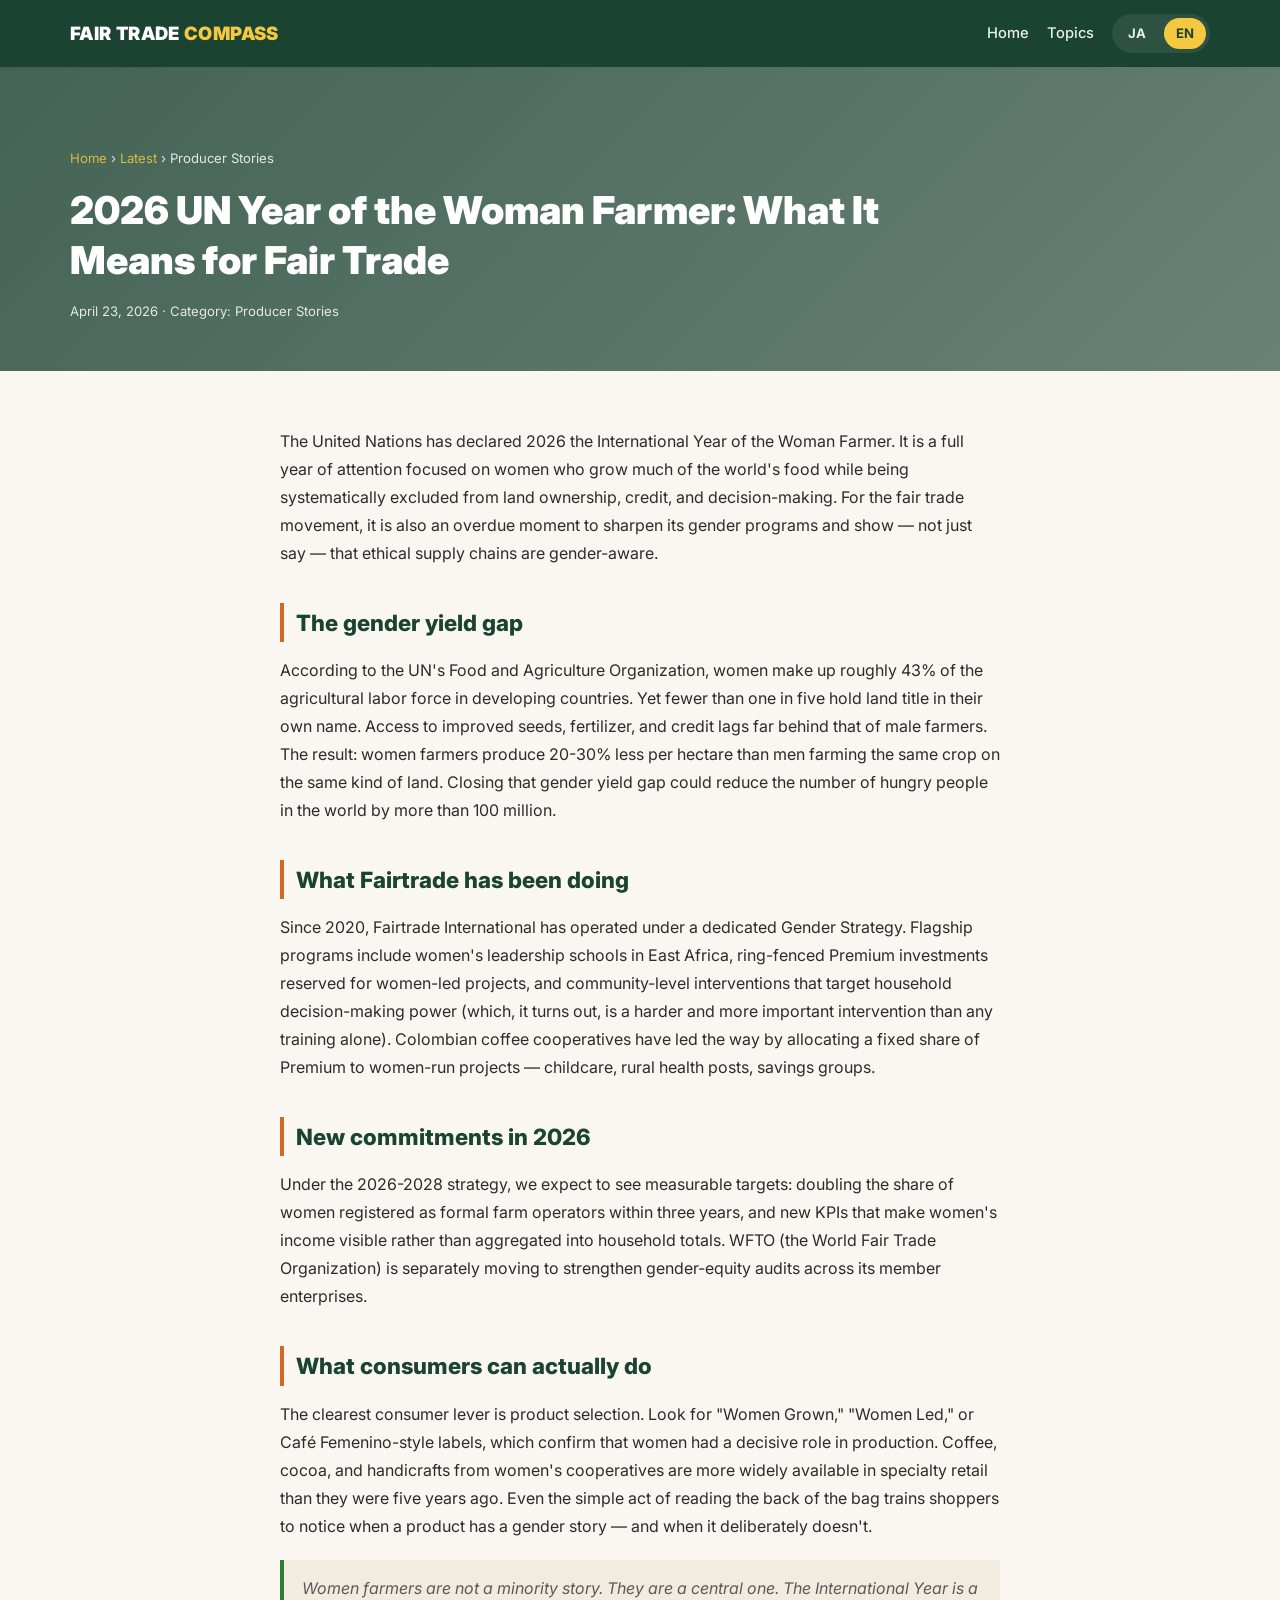
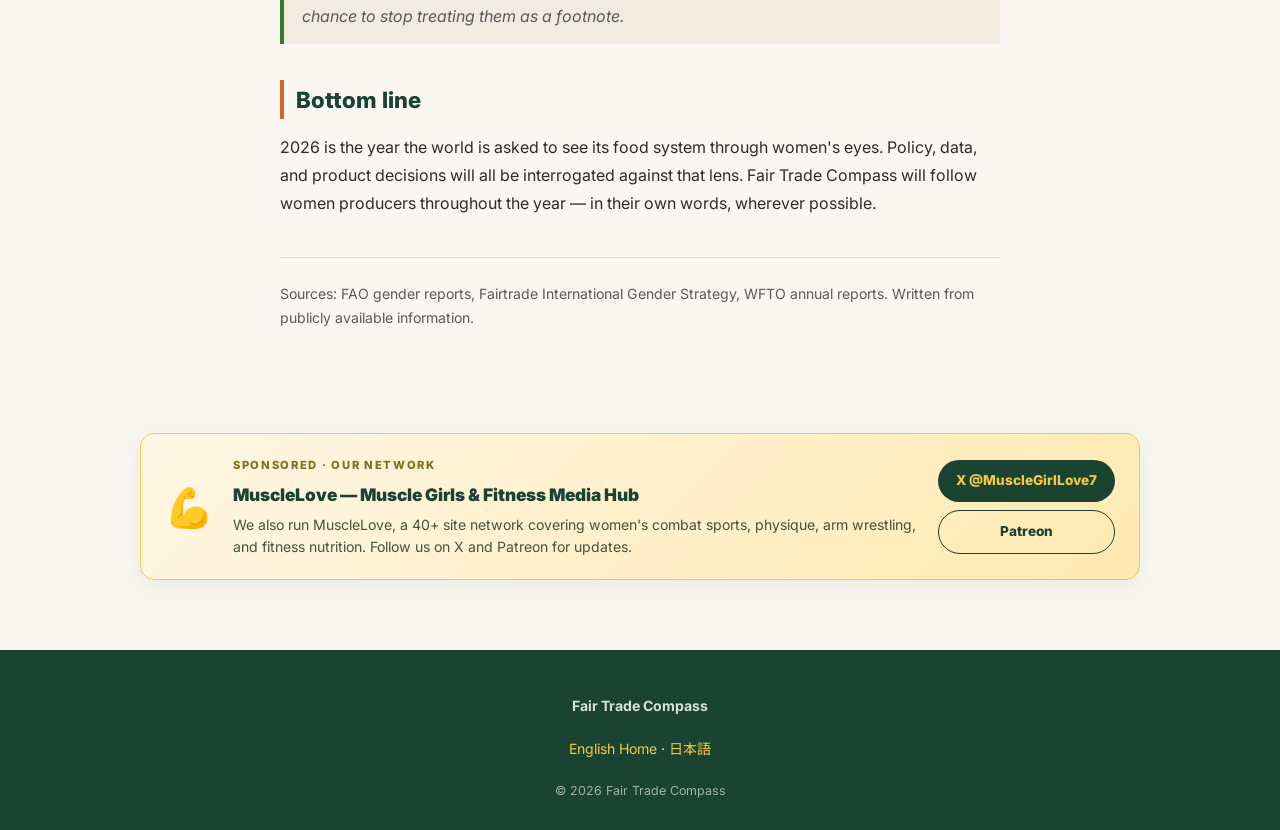
<file: en/articles/2026-04-23-un-year-woman-farmer-2026.html>
<!DOCTYPE html>
<html lang="en">
<head>
<meta charset="UTF-8">
<meta name="viewport" content="width=device-width, initial-scale=1.0">
<title>2026 UN Year of the Woman Farmer: What It Means for Fair Trade | Fair Trade Compass</title>
<meta name="description" content="The UN has declared 2026 the International Year of the Woman Farmer. A look at women's role in agricultural supply chains, the gender yield gap, and Fairtrade's gender strategy.">
<meta name="keywords" content="Woman Farmer,UN International Year,gender yield gap,Fairtrade Gender Strategy,women in agriculture">
<link rel="canonical" href="https://musclelove-777.github.io/fair-trade-compass/en/articles/2026-04-23-un-year-woman-farmer-2026.html">
<link rel="alternate" hreflang="ja" href="https://musclelove-777.github.io/fair-trade-compass/ja/articles/2026-04-23-un-year-woman-farmer-2026.html">
<meta property="og:title" content="2026 UN Year of the Woman Farmer: What It Means for Fair Trade">
<meta property="og:description" content="The UN has declared 2026 the Year of the Woman Farmer. A closer look at women in agricultural supply chains and Fairtrade's gender programs.">
<meta property="og:type" content="article">
<meta property="og:image" content="https://images.unsplash.com/photo-1590682680695-43b964a3ae17?w=1200&h=630&fit=crop">
<meta property="og:locale" content="en_US">
<meta name="twitter:card" content="summary_large_image">
<link href="https://fonts.googleapis.com/css2?family=Inter:wght@400;500;700;900&family=Noto+Sans+JP:wght@400;500;700;900&display=swap" rel="stylesheet">
<link rel="stylesheet" href="../../assets/style.css">
<script type="application/ld+json">
{
  "@context": "https://schema.org",
  "@type": "Article",
  "headline": "2026 UN Year of the Woman Farmer: What It Means for Fair Trade",
  "datePublished": "2026-04-23",
  "author": {
    "@type": "Organization",
    "name": "Fair Trade Compass"
  },
  "image": "https://images.unsplash.com/photo-1590682680695-43b964a3ae17?w=1200&h=630&fit=crop",
  "inLanguage": "en",
  "publisher": {
    "@type": "Organization",
    "name": "Fair Trade Compass",
    "logo": {
      "@type": "ImageObject",
      "url": "https://fairtradecompass.github.io/fair-trade-compass/og.png"
    }
  },
  "mainEntityOfPage": {
    "@type": "WebPage",
    "@id": "https://fairtradecompass.github.io/fair-trade-compass/en/articles/2026-04-23-un-year-woman-farmer-2026.html"
  },
  "dateModified": "2026-04-23"
}
</script>
</head>
<body>

<header class="site-header">
  <div class="container">
    <div class="brand">FAIR TRADE <span class="brand-mark">COMPASS</span></div>
    <nav class="site-nav">
      <a href="../">Home</a>
      <a href="../#categories">Topics</a>
      <div class="lang-switch">
        <a href="../../ja/">JA</a>
        <a href="../" class="active">EN</a>
      </div>
    </nav>
  </div>
</header>

<section class="article-hero" style="background-image:url('https://images.unsplash.com/photo-1590682680695-43b964a3ae17?w=1800&h=900&fit=crop')">
  <div class="container">
    <div class="breadcrumb"><a href="../">Home</a> › <a href="../#latest">Latest</a> › Producer Stories</div>
    <h1>2026 UN Year of the Woman Farmer: What It Means for Fair Trade</h1>
    <div class="meta">April 23, 2026 · Category: Producer Stories</div>
  </div>
</section>

<article class="content">
  <p>The United Nations has declared 2026 the International Year of the Woman Farmer. It is a full year of attention focused on women who grow much of the world's food while being systematically excluded from land ownership, credit, and decision-making. For the fair trade movement, it is also an overdue moment to sharpen its gender programs and show — not just say — that ethical supply chains are gender-aware.</p>

  <h2>The gender yield gap</h2>
  <p>According to the UN's Food and Agriculture Organization, women make up roughly 43% of the agricultural labor force in developing countries. Yet fewer than one in five hold land title in their own name. Access to improved seeds, fertilizer, and credit lags far behind that of male farmers. The result: women farmers produce 20-30% less per hectare than men farming the same crop on the same kind of land. Closing that gender yield gap could reduce the number of hungry people in the world by more than 100 million.</p>

  <h2>What Fairtrade has been doing</h2>
  <p>Since 2020, Fairtrade International has operated under a dedicated Gender Strategy. Flagship programs include women's leadership schools in East Africa, ring-fenced Premium investments reserved for women-led projects, and community-level interventions that target household decision-making power (which, it turns out, is a harder and more important intervention than any training alone). Colombian coffee cooperatives have led the way by allocating a fixed share of Premium to women-run projects — childcare, rural health posts, savings groups.</p>

  <h2>New commitments in 2026</h2>
  <p>Under the 2026-2028 strategy, we expect to see measurable targets: doubling the share of women registered as formal farm operators within three years, and new KPIs that make women's income visible rather than aggregated into household totals. WFTO (the World Fair Trade Organization) is separately moving to strengthen gender-equity audits across its member enterprises.</p>

  <h2>What consumers can actually do</h2>
  <p>The clearest consumer lever is product selection. Look for "Women Grown," "Women Led," or Café Femenino-style labels, which confirm that women had a decisive role in production. Coffee, cocoa, and handicrafts from women's cooperatives are more widely available in specialty retail than they were five years ago. Even the simple act of reading the back of the bag trains shoppers to notice when a product has a gender story — and when it deliberately doesn't.</p>

  <blockquote>Women farmers are not a minority story. They are a central one. The International Year is a chance to stop treating them as a footnote.</blockquote>

  <h2>Bottom line</h2>
  <p>2026 is the year the world is asked to see its food system through women's eyes. Policy, data, and product decisions will all be interrogated against that lens. Fair Trade Compass will follow women producers throughout the year — in their own words, wherever possible.</p>

  <div class="article-footer">
    <p>Sources: FAO gender reports, Fairtrade International Gender Strategy, WFTO annual reports. Written from publicly available information.</p>
  </div>
</article>

<section class="promo-musclelove">
  <div class="container">
    <div class="promo-card">
      <div class="promo-icon">💪</div>
      <div class="promo-body">
        <div class="promo-eyebrow">SPONSORED · OUR NETWORK</div>
        <h3>MuscleLove — Muscle Girls &amp; Fitness Media Hub</h3>
        <p>We also run MuscleLove, a 40+ site network covering women's combat sports, physique, arm wrestling, and fitness nutrition. Follow us on X and Patreon for updates.</p>
      </div>
      <div class="promo-cta">
        <a class="btn-promo" href="https://x.com/MuscleGirlLove7" target="_blank" rel="noopener">X @MuscleGirlLove7</a>
        <a class="btn-promo outline" href="https://www.patreon.com/MuscleLove" target="_blank" rel="noopener">Patreon</a>
      </div>
    </div>
  </div>
</section>

<footer class="site-footer">
  <div class="container">
    <div><strong>Fair Trade Compass</strong></div>
    <div><a href="../">English Home</a> · <a href="../../ja/">日本語</a></div>
    <div class="small">© 2026 Fair Trade Compass</div>
  </div>
</footer>

</body>
</html>
</file>
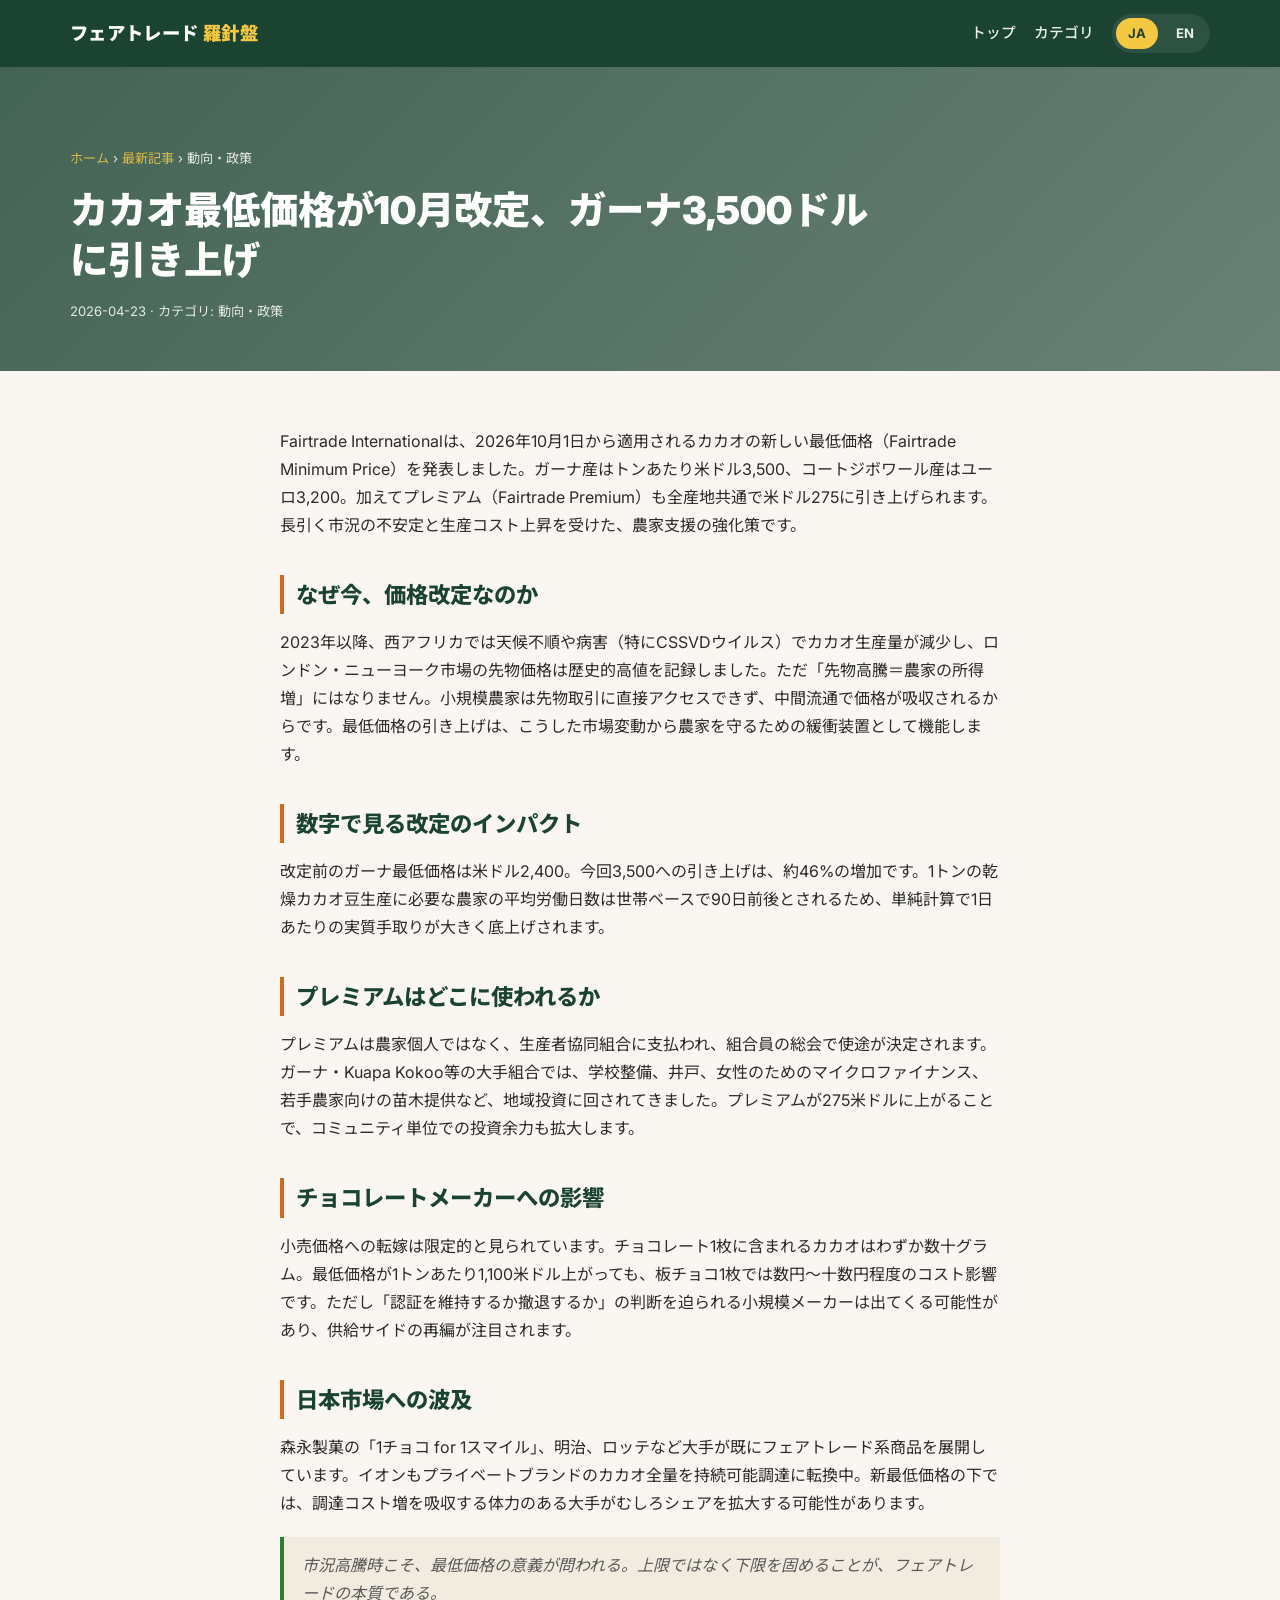
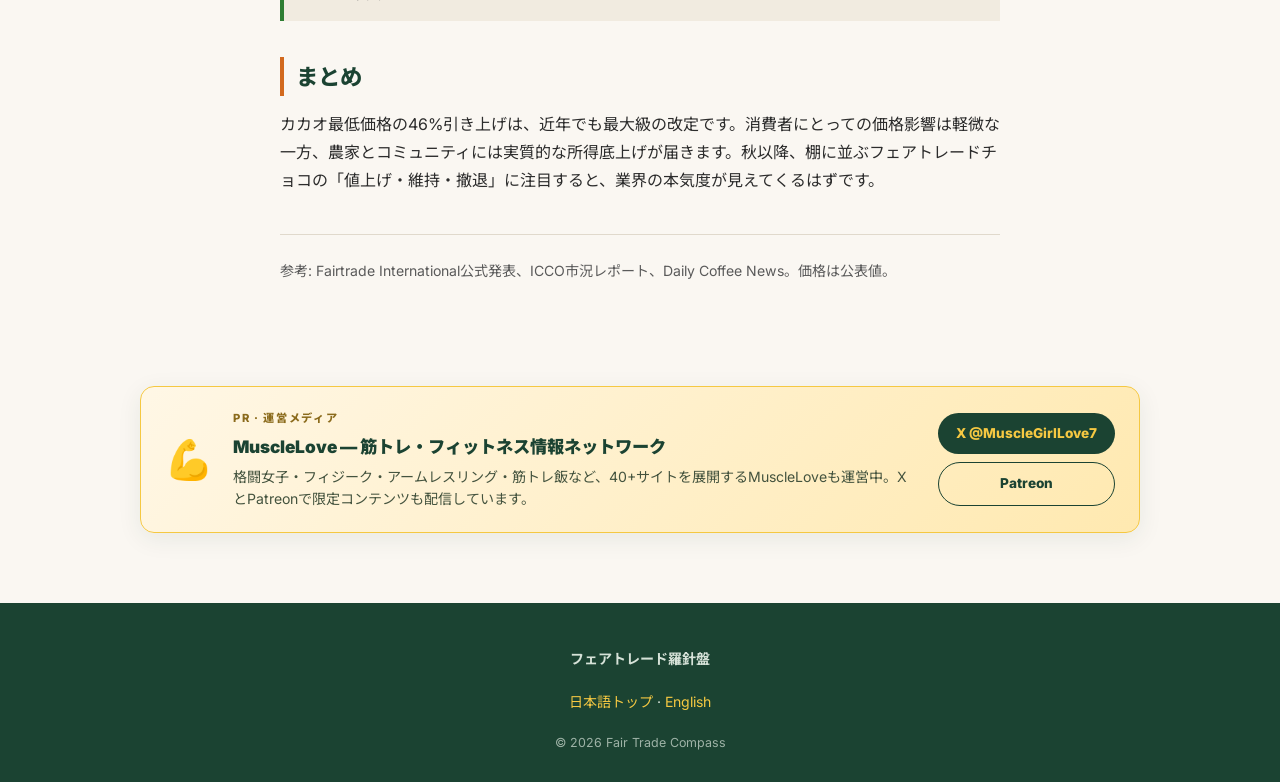
<file: ja/articles/2026-04-23-cocoa-minimum-price-2026.html>
<!DOCTYPE html>
<html lang="ja">
<head>
<meta charset="UTF-8">
<meta name="viewport" content="width=device-width, initial-scale=1.0">
<title>カカオ最低価格が10月改定、ガーナ3,500ドルに引き上げ | フェアトレード羅針盤</title>
<meta name="description" content="2026年10月から適用されるFairtradeカカオ最低価格の改定内容を解説。ガーナはトン3,500米ドル、コートジボワールは3,200ユーロ、プレミアムは275米ドルへ。農家と製菓業界に何が起こるか。">
<meta name="keywords" content="カカオ最低価格,Fairtrade,ガーナ,コートジボワール,フェアトレードプレミアム,チョコレート">
<link rel="canonical" href="https://musclelove-777.github.io/fair-trade-compass/ja/articles/2026-04-23-cocoa-minimum-price-2026.html">
<link rel="alternate" hreflang="en" href="https://musclelove-777.github.io/fair-trade-compass/en/articles/2026-04-23-cocoa-minimum-price-hike.html">
<meta property="og:title" content="カカオ最低価格が10月改定、ガーナ3,500ドルに引き上げ">
<meta property="og:description" content="2026年10月1日から適用される新しいカカオ最低価格。ガーナ・コートジボワールの農家に何が届くのか、数字で読み解きます。">
<meta property="og:type" content="article">
<meta property="og:image" content="https://images.unsplash.com/photo-1587049352846-4a222e784d38?w=1200&h=630&fit=crop">
<meta property="og:locale" content="ja_JP">
<meta name="twitter:card" content="summary_large_image">
<link href="https://fonts.googleapis.com/css2?family=Inter:wght@400;500;700;900&family=Noto+Sans+JP:wght@400;500;700;900&display=swap" rel="stylesheet">
<link rel="stylesheet" href="../../assets/style.css">
<script type="application/ld+json">
{
  "@context": "https://schema.org",
  "@type": "Article",
  "headline": "カカオ最低価格が10月改定、ガーナ3,500ドルに引き上げ",
  "datePublished": "2026-04-23",
  "author": {
    "@type": "Organization",
    "name": "Fair Trade Compass"
  },
  "image": "https://images.unsplash.com/photo-1587049352846-4a222e784d38?w=1200&h=630&fit=crop",
  "inLanguage": "ja",
  "publisher": {
    "@type": "Organization",
    "name": "Fair Trade Compass",
    "logo": {
      "@type": "ImageObject",
      "url": "https://fairtradecompass.github.io/fair-trade-compass/og.png"
    }
  },
  "mainEntityOfPage": {
    "@type": "WebPage",
    "@id": "https://fairtradecompass.github.io/fair-trade-compass/ja/articles/2026-04-23-cocoa-minimum-price-2026.html"
  },
  "dateModified": "2026-04-23"
}
</script>
</head>
<body>

<header class="site-header">
  <div class="container">
    <div class="brand">フェアトレード <span class="brand-mark">羅針盤</span></div>
    <nav class="site-nav">
      <a href="../">トップ</a>
      <a href="../#categories">カテゴリ</a>
      <div class="lang-switch">
        <a href="../" class="active">JA</a>
        <a href="../../en/">EN</a>
      </div>
    </nav>
  </div>
</header>

<section class="article-hero" style="background-image:url('https://images.unsplash.com/photo-1587049352846-4a222e784d38?w=1800&h=900&fit=crop')">
  <div class="container">
    <div class="breadcrumb"><a href="../">ホーム</a> › <a href="../#latest">最新記事</a> › 動向・政策</div>
    <h1>カカオ最低価格が10月改定、ガーナ3,500ドルに引き上げ</h1>
    <div class="meta">2026-04-23 · カテゴリ: 動向・政策</div>
  </div>
</section>

<article class="content">
  <p>Fairtrade Internationalは、2026年10月1日から適用されるカカオの新しい最低価格（Fairtrade Minimum Price）を発表しました。ガーナ産はトンあたり米ドル3,500、コートジボワール産はユーロ3,200。加えてプレミアム（Fairtrade Premium）も全産地共通で米ドル275に引き上げられます。長引く市況の不安定と生産コスト上昇を受けた、農家支援の強化策です。</p>

  <h2>なぜ今、価格改定なのか</h2>
  <p>2023年以降、西アフリカでは天候不順や病害（特にCSSVDウイルス）でカカオ生産量が減少し、ロンドン・ニューヨーク市場の先物価格は歴史的高値を記録しました。ただ「先物高騰＝農家の所得増」にはなりません。小規模農家は先物取引に直接アクセスできず、中間流通で価格が吸収されるからです。最低価格の引き上げは、こうした市場変動から農家を守るための緩衝装置として機能します。</p>

  <h2>数字で見る改定のインパクト</h2>
  <p>改定前のガーナ最低価格は米ドル2,400。今回3,500への引き上げは、約46%の増加です。1トンの乾燥カカオ豆生産に必要な農家の平均労働日数は世帯ベースで90日前後とされるため、単純計算で1日あたりの実質手取りが大きく底上げされます。</p>

  <h2>プレミアムはどこに使われるか</h2>
  <p>プレミアムは農家個人ではなく、生産者協同組合に支払われ、組合員の総会で使途が決定されます。ガーナ・Kuapa Kokoo等の大手組合では、学校整備、井戸、女性のためのマイクロファイナンス、若手農家向けの苗木提供など、地域投資に回されてきました。プレミアムが275米ドルに上がることで、コミュニティ単位での投資余力も拡大します。</p>

  <h2>チョコレートメーカーへの影響</h2>
  <p>小売価格への転嫁は限定的と見られています。チョコレート1枚に含まれるカカオはわずか数十グラム。最低価格が1トンあたり1,100米ドル上がっても、板チョコ1枚では数円〜十数円程度のコスト影響です。ただし「認証を維持するか撤退するか」の判断を迫られる小規模メーカーは出てくる可能性があり、供給サイドの再編が注目されます。</p>

  <h2>日本市場への波及</h2>
  <p>森永製菓の「1チョコ for 1スマイル」、明治、ロッテなど大手が既にフェアトレード系商品を展開しています。イオンもプライベートブランドのカカオ全量を持続可能調達に転換中。新最低価格の下では、調達コスト増を吸収する体力のある大手がむしろシェアを拡大する可能性があります。</p>

  <blockquote>市況高騰時こそ、最低価格の意義が問われる。上限ではなく下限を固めることが、フェアトレードの本質である。</blockquote>

  <h2>まとめ</h2>
  <p>カカオ最低価格の46%引き上げは、近年でも最大級の改定です。消費者にとっての価格影響は軽微な一方、農家とコミュニティには実質的な所得底上げが届きます。秋以降、棚に並ぶフェアトレードチョコの「値上げ・維持・撤退」に注目すると、業界の本気度が見えてくるはずです。</p>

  <div class="article-footer">
    <p>参考: Fairtrade International公式発表、ICCO市況レポート、Daily Coffee News。価格は公表値。</p>
  </div>
</article>

<section class="promo-musclelove">
  <div class="container">
    <div class="promo-card">
      <div class="promo-icon">💪</div>
      <div class="promo-body">
        <div class="promo-eyebrow">PR · 運営メディア</div>
        <h3>MuscleLove — 筋トレ・フィットネス情報ネットワーク</h3>
        <p>格闘女子・フィジーク・アームレスリング・筋トレ飯など、40+サイトを展開するMuscleLoveも運営中。XとPatreonで限定コンテンツも配信しています。</p>
      </div>
      <div class="promo-cta">
        <a class="btn-promo" href="https://x.com/MuscleGirlLove7" target="_blank" rel="noopener">X @MuscleGirlLove7</a>
        <a class="btn-promo outline" href="https://www.patreon.com/MuscleLove" target="_blank" rel="noopener">Patreon</a>
      </div>
    </div>
  </div>
</section>

<footer class="site-footer">
  <div class="container">
    <div><strong>フェアトレード羅針盤</strong></div>
    <div><a href="../">日本語トップ</a> · <a href="../../en/">English</a></div>
    <div class="small">© 2026 Fair Trade Compass</div>
  </div>
</footer>

</body>
</html>
</file>
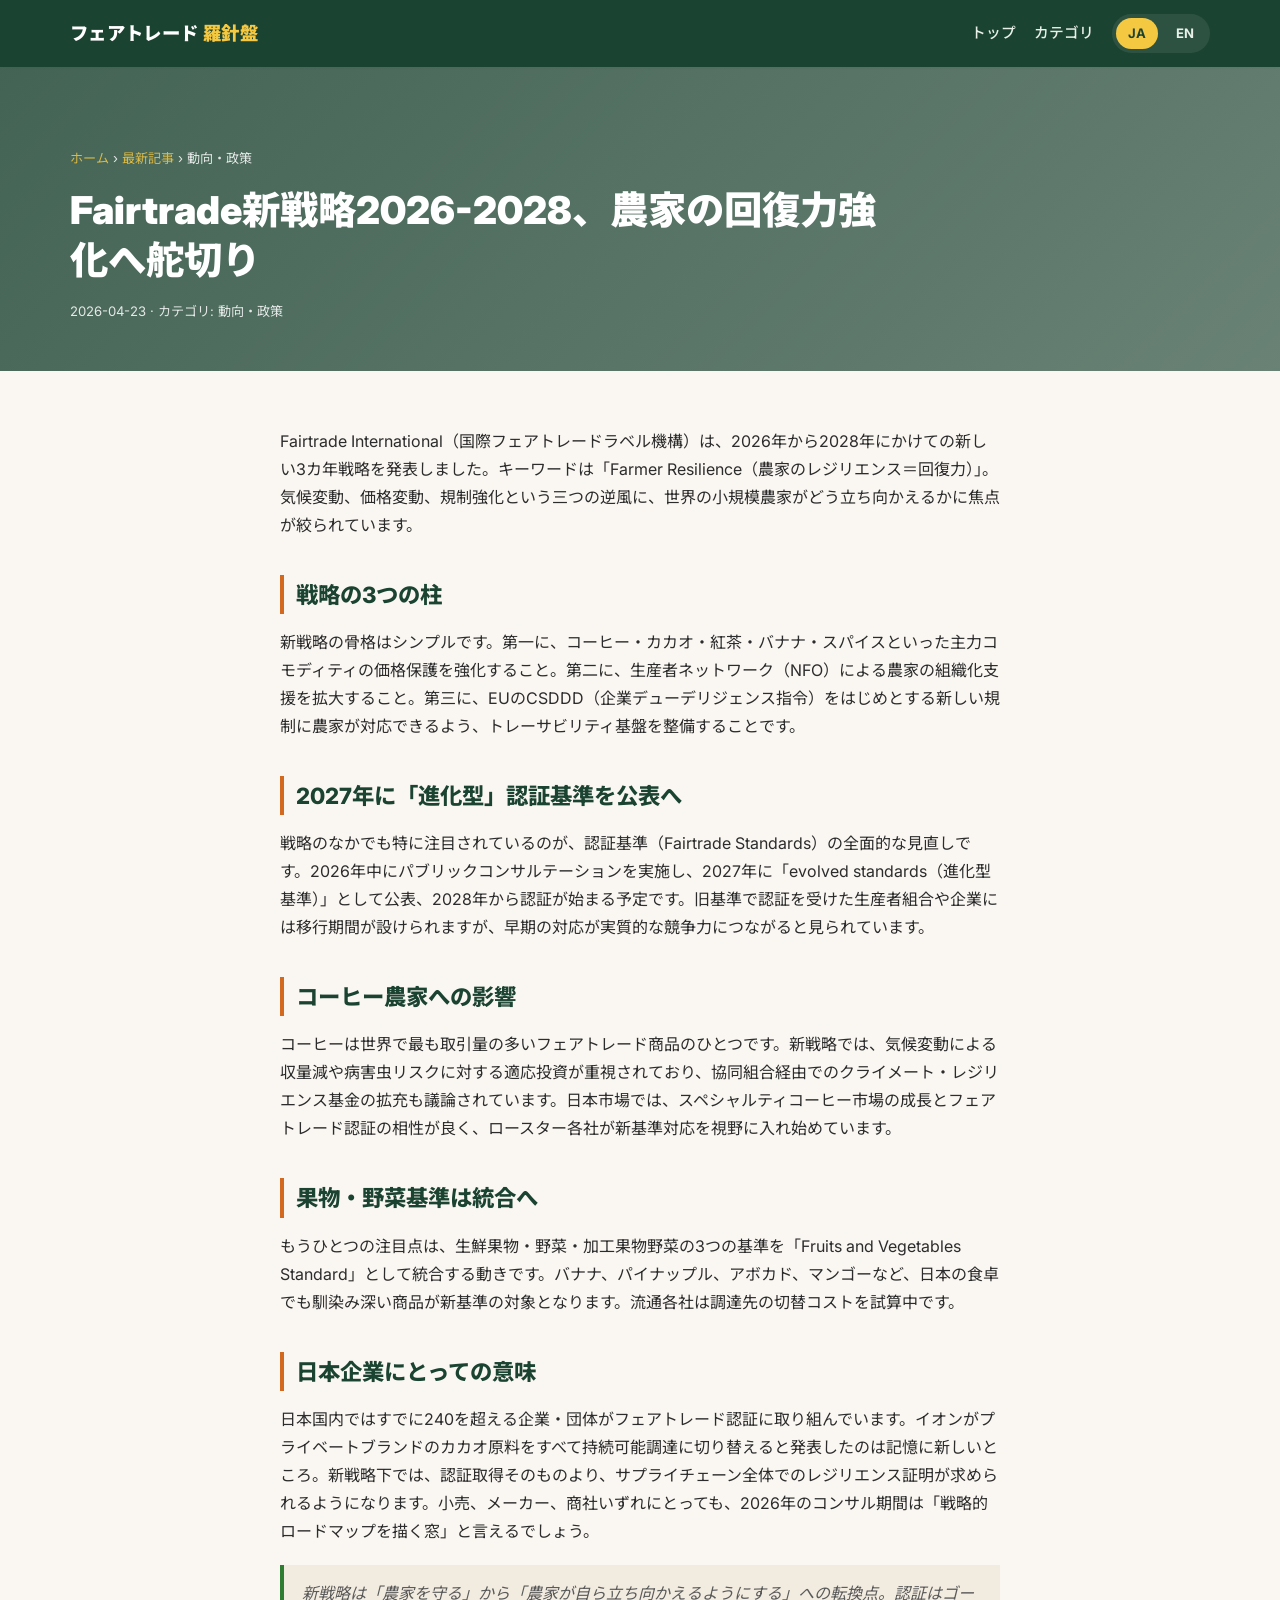
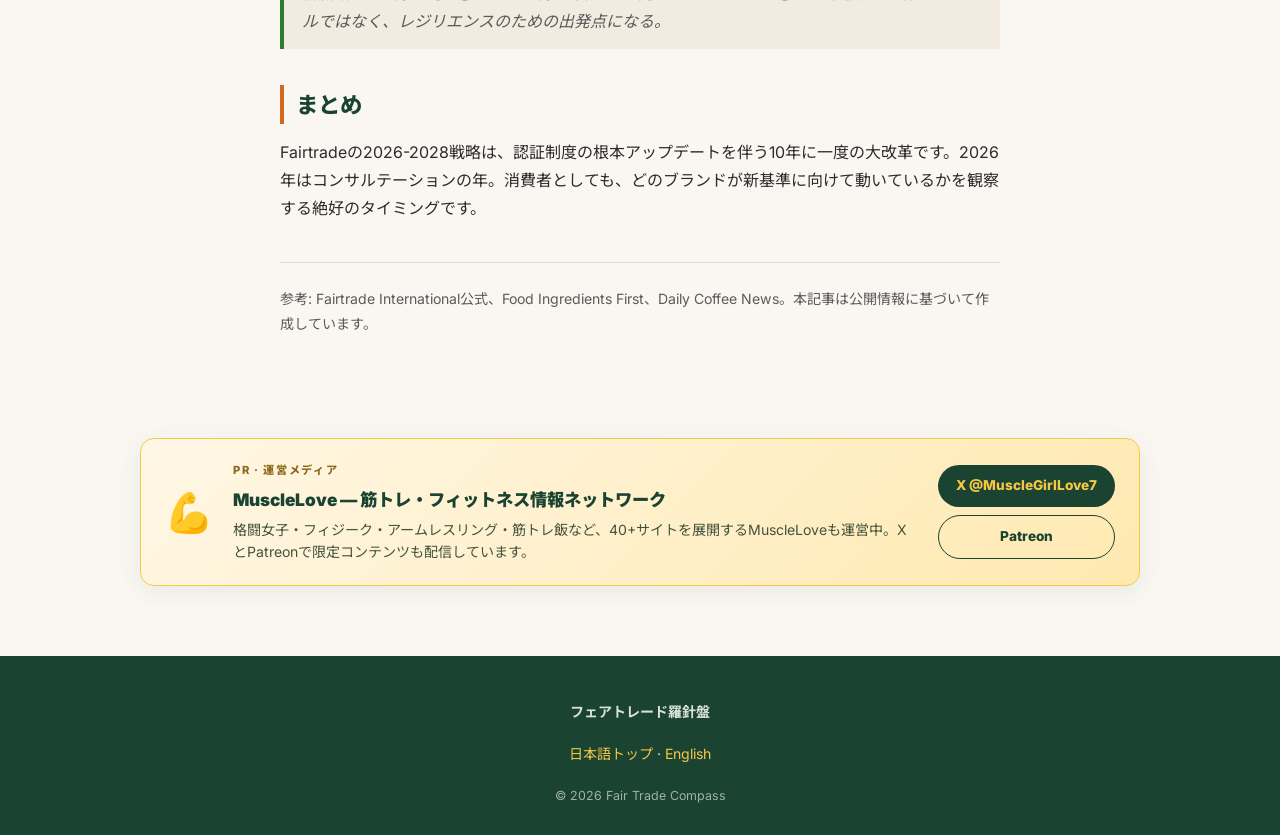
<file: ja/articles/2026-04-23-fairtrade-strategy-2026-2028.html>
<!DOCTYPE html>
<html lang="ja">
<head>
<meta charset="UTF-8">
<meta name="viewport" content="width=device-width, initial-scale=1.0">
<title>Fairtrade新戦略2026-2028、農家の回復力強化へ舵切り | フェアトレード羅針盤</title>
<meta name="description" content="Fairtrade Internationalが発表した2026-2028戦略の核心は「農家のレジリエンス（回復力）」。新認証基準の2027年公表に向けた動きと、コーヒー・カカオ・コットン農家への影響を解説します。">
<meta name="keywords" content="Fairtrade,フェアトレード戦略,2026-2028,レジリエンス,Fairtrade International">
<link rel="canonical" href="https://musclelove-777.github.io/fair-trade-compass/ja/articles/2026-04-23-fairtrade-strategy-2026-2028.html">
<link rel="alternate" hreflang="en" href="https://musclelove-777.github.io/fair-trade-compass/en/articles/2026-04-23-fairtrade-strategy-2026-2028.html">
<meta property="og:title" content="Fairtrade新戦略2026-2028、農家の回復力強化へ舵切り">
<meta property="og:description" content="国際フェアトレード機構が発表した新3カ年戦略の核心は「農家のレジリエンス」。コーヒー・カカオ・コットン各分野で何が変わるか。">
<meta property="og:type" content="article">
<meta property="og:image" content="https://images.unsplash.com/photo-1544785349-c4a5301826fd?w=1200&h=630&fit=crop">
<meta property="og:locale" content="ja_JP">
<meta name="twitter:card" content="summary_large_image">
<link href="https://fonts.googleapis.com/css2?family=Inter:wght@400;500;700;900&family=Noto+Sans+JP:wght@400;500;700;900&display=swap" rel="stylesheet">
<link rel="stylesheet" href="../../assets/style.css">
<script type="application/ld+json">
{
  "@context": "https://schema.org",
  "@type": "Article",
  "headline": "Fairtrade新戦略2026-2028、農家の回復力強化へ舵切り",
  "datePublished": "2026-04-23",
  "author": {
    "@type": "Organization",
    "name": "Fair Trade Compass"
  },
  "image": "https://images.unsplash.com/photo-1544785349-c4a5301826fd?w=1200&h=630&fit=crop",
  "inLanguage": "ja",
  "publisher": {
    "@type": "Organization",
    "name": "Fair Trade Compass",
    "logo": {
      "@type": "ImageObject",
      "url": "https://fairtradecompass.github.io/fair-trade-compass/og.png"
    }
  },
  "mainEntityOfPage": {
    "@type": "WebPage",
    "@id": "https://fairtradecompass.github.io/fair-trade-compass/ja/articles/2026-04-23-fairtrade-strategy-2026-2028.html"
  },
  "dateModified": "2026-04-23"
}
</script>
</head>
<body>

<header class="site-header">
  <div class="container">
    <div class="brand">フェアトレード <span class="brand-mark">羅針盤</span></div>
    <nav class="site-nav">
      <a href="../">トップ</a>
      <a href="../#categories">カテゴリ</a>
      <div class="lang-switch">
        <a href="../" class="active">JA</a>
        <a href="../../en/">EN</a>
      </div>
    </nav>
  </div>
</header>

<section class="article-hero" style="background-image:url('https://images.unsplash.com/photo-1544785349-c4a5301826fd?w=1800&h=900&fit=crop')">
  <div class="container">
    <div class="breadcrumb"><a href="../">ホーム</a> › <a href="../#latest">最新記事</a> › 動向・政策</div>
    <h1>Fairtrade新戦略2026-2028、農家の回復力強化へ舵切り</h1>
    <div class="meta">2026-04-23 · カテゴリ: 動向・政策</div>
  </div>
</section>

<article class="content">
  <p>Fairtrade International（国際フェアトレードラベル機構）は、2026年から2028年にかけての新しい3カ年戦略を発表しました。キーワードは「Farmer Resilience（農家のレジリエンス＝回復力）」。気候変動、価格変動、規制強化という三つの逆風に、世界の小規模農家がどう立ち向かえるかに焦点が絞られています。</p>

  <h2>戦略の3つの柱</h2>
  <p>新戦略の骨格はシンプルです。第一に、コーヒー・カカオ・紅茶・バナナ・スパイスといった主力コモディティの価格保護を強化すること。第二に、生産者ネットワーク（NFO）による農家の組織化支援を拡大すること。第三に、EUのCSDDD（企業デューデリジェンス指令）をはじめとする新しい規制に農家が対応できるよう、トレーサビリティ基盤を整備することです。</p>

  <h2>2027年に「進化型」認証基準を公表へ</h2>
  <p>戦略のなかでも特に注目されているのが、認証基準（Fairtrade Standards）の全面的な見直しです。2026年中にパブリックコンサルテーションを実施し、2027年に「evolved standards（進化型基準）」として公表、2028年から認証が始まる予定です。旧基準で認証を受けた生産者組合や企業には移行期間が設けられますが、早期の対応が実質的な競争力につながると見られています。</p>

  <h2>コーヒー農家への影響</h2>
  <p>コーヒーは世界で最も取引量の多いフェアトレード商品のひとつです。新戦略では、気候変動による収量減や病害虫リスクに対する適応投資が重視されており、協同組合経由でのクライメート・レジリエンス基金の拡充も議論されています。日本市場では、スペシャルティコーヒー市場の成長とフェアトレード認証の相性が良く、ロースター各社が新基準対応を視野に入れ始めています。</p>

  <h2>果物・野菜基準は統合へ</h2>
  <p>もうひとつの注目点は、生鮮果物・野菜・加工果物野菜の3つの基準を「Fruits and Vegetables Standard」として統合する動きです。バナナ、パイナップル、アボカド、マンゴーなど、日本の食卓でも馴染み深い商品が新基準の対象となります。流通各社は調達先の切替コストを試算中です。</p>

  <h2>日本企業にとっての意味</h2>
  <p>日本国内ではすでに240を超える企業・団体がフェアトレード認証に取り組んでいます。イオンがプライベートブランドのカカオ原料をすべて持続可能調達に切り替えると発表したのは記憶に新しいところ。新戦略下では、認証取得そのものより、サプライチェーン全体でのレジリエンス証明が求められるようになります。小売、メーカー、商社いずれにとっても、2026年のコンサル期間は「戦略的ロードマップを描く窓」と言えるでしょう。</p>

  <blockquote>新戦略は「農家を守る」から「農家が自ら立ち向かえるようにする」への転換点。認証はゴールではなく、レジリエンスのための出発点になる。</blockquote>

  <h2>まとめ</h2>
  <p>Fairtradeの2026-2028戦略は、認証制度の根本アップデートを伴う10年に一度の大改革です。2026年はコンサルテーションの年。消費者としても、どのブランドが新基準に向けて動いているかを観察する絶好のタイミングです。</p>

  <div class="article-footer">
    <p>参考: Fairtrade International公式、Food Ingredients First、Daily Coffee News。本記事は公開情報に基づいて作成しています。</p>
  </div>
</article>

<section class="promo-musclelove">
  <div class="container">
    <div class="promo-card">
      <div class="promo-icon">💪</div>
      <div class="promo-body">
        <div class="promo-eyebrow">PR · 運営メディア</div>
        <h3>MuscleLove — 筋トレ・フィットネス情報ネットワーク</h3>
        <p>格闘女子・フィジーク・アームレスリング・筋トレ飯など、40+サイトを展開するMuscleLoveも運営中。XとPatreonで限定コンテンツも配信しています。</p>
      </div>
      <div class="promo-cta">
        <a class="btn-promo" href="https://x.com/MuscleGirlLove7" target="_blank" rel="noopener">X @MuscleGirlLove7</a>
        <a class="btn-promo outline" href="https://www.patreon.com/MuscleLove" target="_blank" rel="noopener">Patreon</a>
      </div>
    </div>
  </div>
</section>

<footer class="site-footer">
  <div class="container">
    <div><strong>フェアトレード羅針盤</strong></div>
    <div><a href="../">日本語トップ</a> · <a href="../../en/">English</a></div>
    <div class="small">© 2026 Fair Trade Compass</div>
  </div>
</footer>

</body>
</html>
</file>
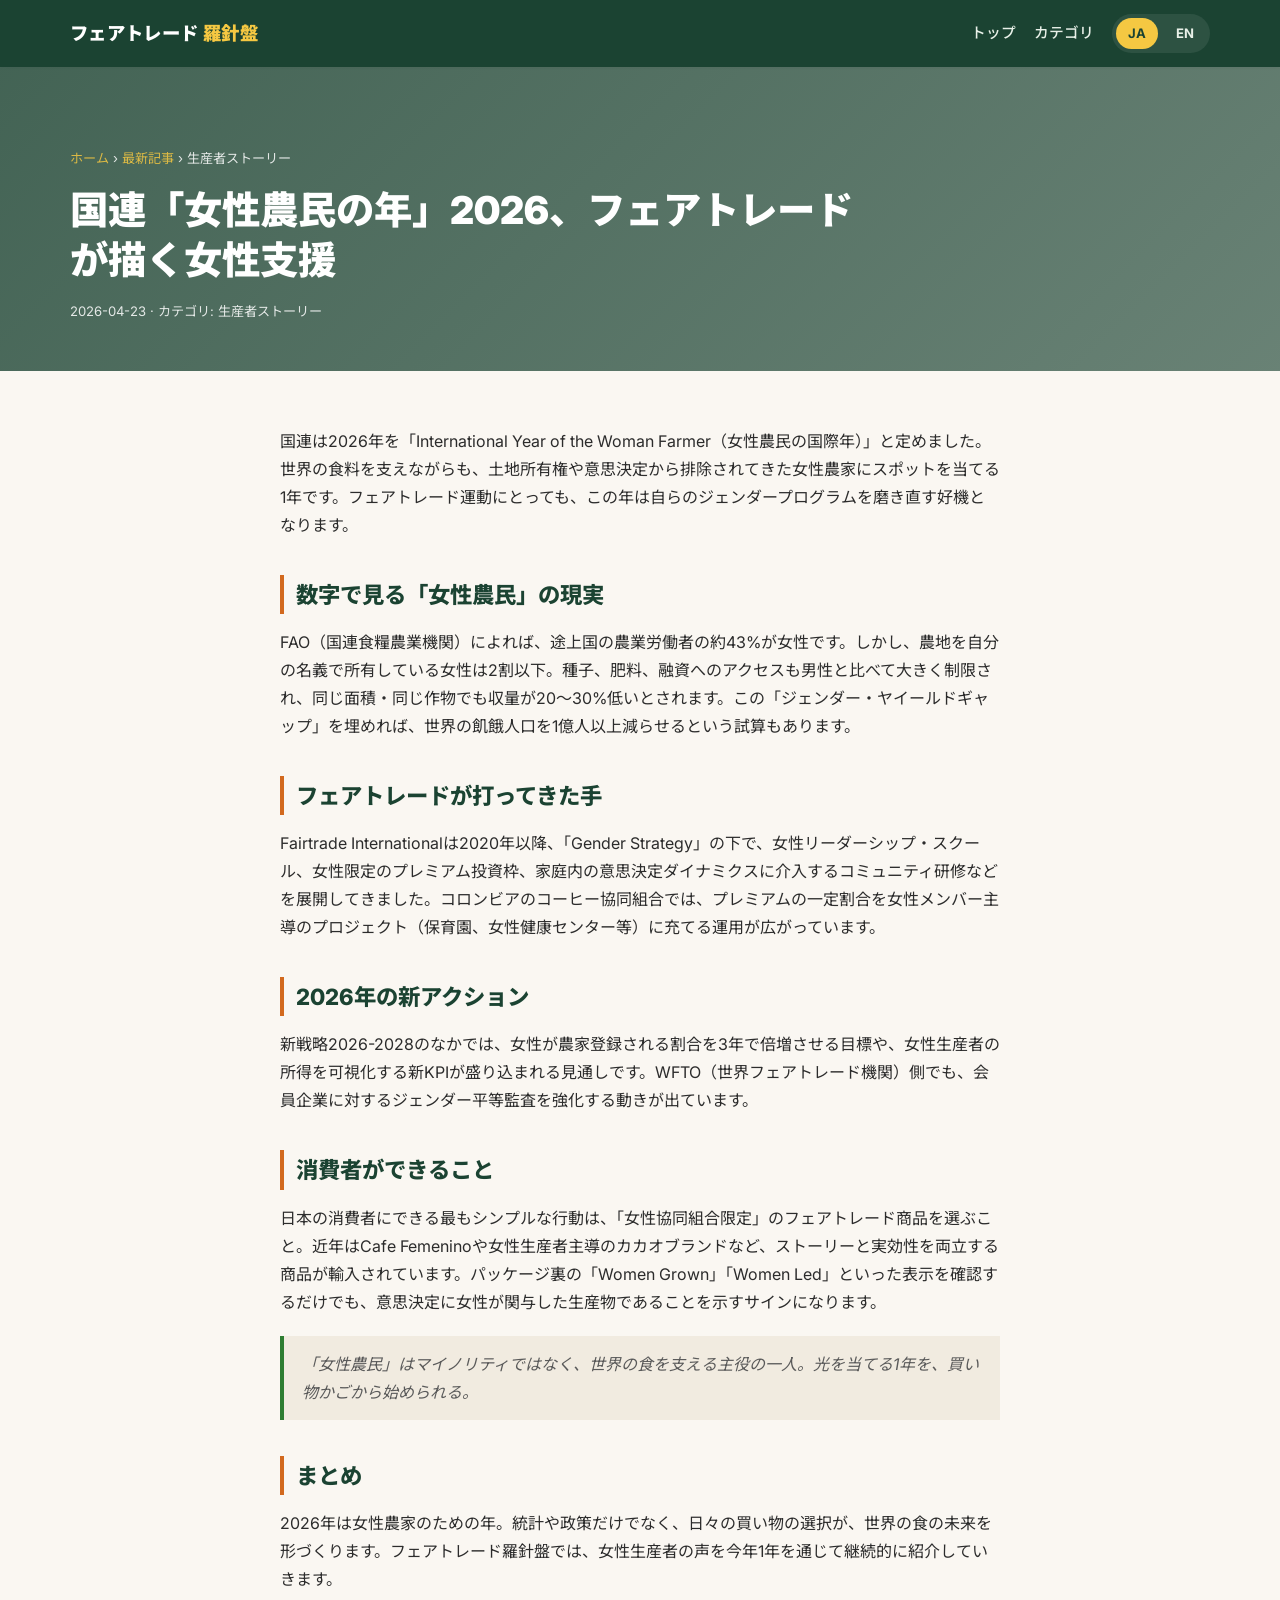
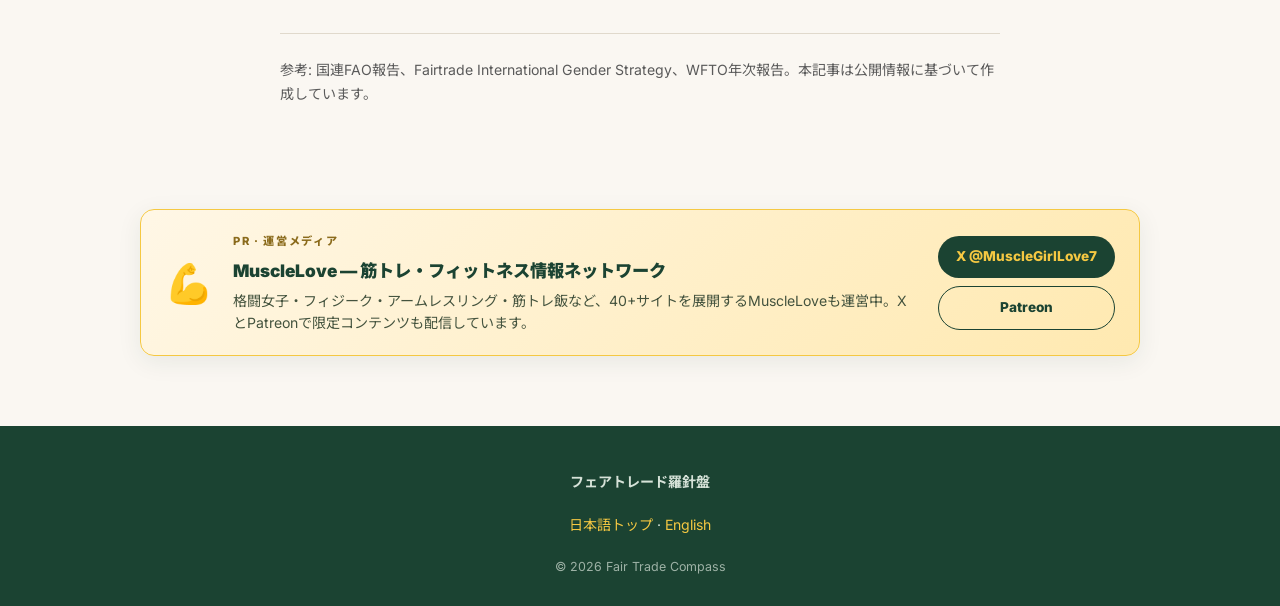
<file: ja/articles/2026-04-23-un-year-woman-farmer-2026.html>
<!DOCTYPE html>
<html lang="ja">
<head>
<meta charset="UTF-8">
<meta name="viewport" content="width=device-width, initial-scale=1.0">
<title>国連「女性農民の年」2026、フェアトレードが描く女性支援 | フェアトレード羅針盤</title>
<meta name="description" content="国連が2026年を「女性農民の国際年」と宣言。農業サプライチェーンで女性が担う役割、直面する課題、フェアトレードのジェンダープログラムまでを整理します。">
<meta name="keywords" content="女性農民,国連,UN Year of the Woman Farmer,ジェンダー,フェアトレード,女性支援">
<link rel="canonical" href="https://musclelove-777.github.io/fair-trade-compass/ja/articles/2026-04-23-un-year-woman-farmer-2026.html">
<link rel="alternate" hreflang="en" href="https://musclelove-777.github.io/fair-trade-compass/en/articles/2026-04-23-un-year-woman-farmer-2026.html">
<meta property="og:title" content="国連「女性農民の年」2026、フェアトレードが描く女性支援">
<meta property="og:description" content="国連が2026年を「女性農民の国際年」と宣言。農業サプライチェーンにおける女性の役割と、フェアトレードの取り組みを整理します。">
<meta property="og:type" content="article">
<meta property="og:image" content="https://images.unsplash.com/photo-1590682680695-43b964a3ae17?w=1200&h=630&fit=crop">
<meta property="og:locale" content="ja_JP">
<meta name="twitter:card" content="summary_large_image">
<link href="https://fonts.googleapis.com/css2?family=Inter:wght@400;500;700;900&family=Noto+Sans+JP:wght@400;500;700;900&display=swap" rel="stylesheet">
<link rel="stylesheet" href="../../assets/style.css">
<script type="application/ld+json">
{
  "@context": "https://schema.org",
  "@type": "Article",
  "headline": "国連「女性農民の年」2026、フェアトレードが描く女性支援",
  "datePublished": "2026-04-23",
  "author": {
    "@type": "Organization",
    "name": "Fair Trade Compass"
  },
  "image": "https://images.unsplash.com/photo-1590682680695-43b964a3ae17?w=1200&h=630&fit=crop",
  "inLanguage": "ja",
  "publisher": {
    "@type": "Organization",
    "name": "Fair Trade Compass",
    "logo": {
      "@type": "ImageObject",
      "url": "https://fairtradecompass.github.io/fair-trade-compass/og.png"
    }
  },
  "mainEntityOfPage": {
    "@type": "WebPage",
    "@id": "https://fairtradecompass.github.io/fair-trade-compass/ja/articles/2026-04-23-un-year-woman-farmer-2026.html"
  },
  "dateModified": "2026-04-23"
}
</script>
</head>
<body>

<header class="site-header">
  <div class="container">
    <div class="brand">フェアトレード <span class="brand-mark">羅針盤</span></div>
    <nav class="site-nav">
      <a href="../">トップ</a>
      <a href="../#categories">カテゴリ</a>
      <div class="lang-switch">
        <a href="../" class="active">JA</a>
        <a href="../../en/">EN</a>
      </div>
    </nav>
  </div>
</header>

<section class="article-hero" style="background-image:url('https://images.unsplash.com/photo-1590682680695-43b964a3ae17?w=1800&h=900&fit=crop')">
  <div class="container">
    <div class="breadcrumb"><a href="../">ホーム</a> › <a href="../#latest">最新記事</a> › 生産者ストーリー</div>
    <h1>国連「女性農民の年」2026、フェアトレードが描く女性支援</h1>
    <div class="meta">2026-04-23 · カテゴリ: 生産者ストーリー</div>
  </div>
</section>

<article class="content">
  <p>国連は2026年を「International Year of the Woman Farmer（女性農民の国際年）」と定めました。世界の食料を支えながらも、土地所有権や意思決定から排除されてきた女性農家にスポットを当てる1年です。フェアトレード運動にとっても、この年は自らのジェンダープログラムを磨き直す好機となります。</p>

  <h2>数字で見る「女性農民」の現実</h2>
  <p>FAO（国連食糧農業機関）によれば、途上国の農業労働者の約43%が女性です。しかし、農地を自分の名義で所有している女性は2割以下。種子、肥料、融資へのアクセスも男性と比べて大きく制限され、同じ面積・同じ作物でも収量が20〜30%低いとされます。この「ジェンダー・ヤイールドギャップ」を埋めれば、世界の飢餓人口を1億人以上減らせるという試算もあります。</p>

  <h2>フェアトレードが打ってきた手</h2>
  <p>Fairtrade Internationalは2020年以降、「Gender Strategy」の下で、女性リーダーシップ・スクール、女性限定のプレミアム投資枠、家庭内の意思決定ダイナミクスに介入するコミュニティ研修などを展開してきました。コロンビアのコーヒー協同組合では、プレミアムの一定割合を女性メンバー主導のプロジェクト（保育園、女性健康センター等）に充てる運用が広がっています。</p>

  <h2>2026年の新アクション</h2>
  <p>新戦略2026-2028のなかでは、女性が農家登録される割合を3年で倍増させる目標や、女性生産者の所得を可視化する新KPIが盛り込まれる見通しです。WFTO（世界フェアトレード機関）側でも、会員企業に対するジェンダー平等監査を強化する動きが出ています。</p>

  <h2>消費者ができること</h2>
  <p>日本の消費者にできる最もシンプルな行動は、「女性協同組合限定」のフェアトレード商品を選ぶこと。近年はCafe Femeninoや女性生産者主導のカカオブランドなど、ストーリーと実効性を両立する商品が輸入されています。パッケージ裏の「Women Grown」「Women Led」といった表示を確認するだけでも、意思決定に女性が関与した生産物であることを示すサインになります。</p>

  <blockquote>「女性農民」はマイノリティではなく、世界の食を支える主役の一人。光を当てる1年を、買い物かごから始められる。</blockquote>

  <h2>まとめ</h2>
  <p>2026年は女性農家のための年。統計や政策だけでなく、日々の買い物の選択が、世界の食の未来を形づくります。フェアトレード羅針盤では、女性生産者の声を今年1年を通じて継続的に紹介していきます。</p>

  <div class="article-footer">
    <p>参考: 国連FAO報告、Fairtrade International Gender Strategy、WFTO年次報告。本記事は公開情報に基づいて作成しています。</p>
  </div>
</article>

<section class="promo-musclelove">
  <div class="container">
    <div class="promo-card">
      <div class="promo-icon">💪</div>
      <div class="promo-body">
        <div class="promo-eyebrow">PR · 運営メディア</div>
        <h3>MuscleLove — 筋トレ・フィットネス情報ネットワーク</h3>
        <p>格闘女子・フィジーク・アームレスリング・筋トレ飯など、40+サイトを展開するMuscleLoveも運営中。XとPatreonで限定コンテンツも配信しています。</p>
      </div>
      <div class="promo-cta">
        <a class="btn-promo" href="https://x.com/MuscleGirlLove7" target="_blank" rel="noopener">X @MuscleGirlLove7</a>
        <a class="btn-promo outline" href="https://www.patreon.com/MuscleLove" target="_blank" rel="noopener">Patreon</a>
      </div>
    </div>
  </div>
</section>

<footer class="site-footer">
  <div class="container">
    <div><strong>フェアトレード羅針盤</strong></div>
    <div><a href="../">日本語トップ</a> · <a href="../../en/">English</a></div>
    <div class="small">© 2026 Fair Trade Compass</div>
  </div>
</footer>

</body>
</html>
</file>
<file: assets/style.css>
:root {
  --color-bg: #FAF7F2;
  --color-bg-alt: #F1EBE0;
  --color-ink: #2C2C2C;
  --color-ink-soft: #5A5A5A;
  --color-primary: #2E7D32;
  --color-primary-dark: #1B4332;
  --color-accent: #D2691E;
  --color-border: #E0D9CC;
  --color-card: #FFFFFF;
  --shadow-sm: 0 1px 3px rgba(44, 44, 44, 0.06);
  --shadow-md: 0 6px 20px rgba(44, 44, 44, 0.08);
  --radius: 10px;
  --max-width: 1180px;
}

* { box-sizing: border-box; margin: 0; padding: 0; }

html { scroll-behavior: smooth; }

body {
  font-family: 'Inter', 'Noto Sans JP', -apple-system, BlinkMacSystemFont, 'Segoe UI', sans-serif;
  background: var(--color-bg);
  color: var(--color-ink);
  line-height: 1.75;
  -webkit-font-smoothing: antialiased;
}

a { color: var(--color-primary); text-decoration: none; transition: opacity 0.2s; }
a:hover { opacity: 0.75; }

img { max-width: 100%; height: auto; display: block; }

.container { max-width: var(--max-width); margin: 0 auto; padding: 0 20px; }

/* ===== Header ===== */
.site-header {
  background: var(--color-primary-dark);
  color: #fff;
  padding: 14px 0;
  position: sticky;
  top: 0;
  z-index: 100;
  box-shadow: var(--shadow-sm);
}
.site-header .container { display: flex; align-items: center; justify-content: space-between; gap: 20px; }
.brand { font-size: 1.15rem; font-weight: 900; letter-spacing: 0.02em; color: #fff; }
.brand-mark { color: #F5C842; }
.site-nav { display: flex; gap: 18px; align-items: center; flex-wrap: wrap; }
.site-nav a { color: #E8F0E8; font-size: 0.92rem; font-weight: 500; }
.site-nav a:hover { color: #F5C842; opacity: 1; }
.lang-switch {
  display: inline-flex;
  gap: 6px;
  padding: 4px;
  background: rgba(255,255,255,0.08);
  border-radius: 999px;
}
.lang-switch a {
  padding: 4px 12px;
  border-radius: 999px;
  font-size: 0.82rem;
  font-weight: 700;
  color: #E8F0E8;
}
.lang-switch a.active { background: #F5C842; color: var(--color-primary-dark); }

/* ===== Hero ===== */
.hero {
  position: relative;
  padding: 96px 0 72px;
  color: #fff;
  background: linear-gradient(135deg, rgba(27, 67, 50, 0.88), rgba(46, 125, 50, 0.82)),
    url('https://images.unsplash.com/photo-1509785307050-d4066910ec1e?w=1800&h=900&fit=crop') center/cover;
  text-align: center;
}
.hero h1 {
  font-size: clamp(2rem, 5vw, 3.4rem);
  font-weight: 900;
  line-height: 1.2;
  margin-bottom: 16px;
  letter-spacing: -0.01em;
}
.hero p.lead {
  font-size: 1.05rem;
  max-width: 720px;
  margin: 0 auto 28px;
  opacity: 0.95;
}
.hero-stats {
  display: flex;
  gap: 32px;
  justify-content: center;
  flex-wrap: wrap;
  margin-top: 28px;
}
.hero-stats .stat { text-align: center; }
.hero-stats .num { font-size: 1.75rem; font-weight: 900; color: #F5C842; }
.hero-stats .label { font-size: 0.82rem; opacity: 0.85; margin-top: 2px; }

/* ===== Section ===== */
section.block { padding: 64px 0; }
section.block.alt { background: var(--color-bg-alt); }
.section-head { text-align: center; margin-bottom: 44px; }
.section-head h2 {
  font-size: clamp(1.5rem, 3vw, 2rem);
  font-weight: 800;
  margin-bottom: 10px;
  color: var(--color-primary-dark);
}
.section-head p { color: var(--color-ink-soft); max-width: 640px; margin: 0 auto; }

/* ===== Categories ===== */
.cat-grid {
  display: grid;
  grid-template-columns: repeat(auto-fit, minmax(220px, 1fr));
  gap: 18px;
}
.cat-card {
  background: var(--color-card);
  border: 1px solid var(--color-border);
  border-radius: var(--radius);
  padding: 24px 20px;
  transition: transform 0.2s, box-shadow 0.2s;
  display: block;
  color: var(--color-ink);
}
.cat-card:hover { transform: translateY(-3px); box-shadow: var(--shadow-md); opacity: 1; }
.cat-card .icon { font-size: 1.8rem; margin-bottom: 10px; }
.cat-card h3 { font-size: 1.05rem; font-weight: 800; margin-bottom: 6px; color: var(--color-primary-dark); }
.cat-card p { font-size: 0.88rem; color: var(--color-ink-soft); }

/* ===== Blog grid ===== */
.blog-grid {
  display: grid;
  grid-template-columns: repeat(auto-fit, minmax(290px, 1fr));
  gap: 24px;
}
.post-card {
  background: var(--color-card);
  border: 1px solid var(--color-border);
  border-radius: var(--radius);
  overflow: hidden;
  transition: transform 0.2s, box-shadow 0.2s;
  display: flex;
  flex-direction: column;
}
.post-card:hover { transform: translateY(-4px); box-shadow: var(--shadow-md); }
.post-thumb {
  aspect-ratio: 16 / 9;
  background-size: cover;
  background-position: center;
  background-color: #E0D9CC;
}
.post-body { padding: 20px; flex: 1; display: flex; flex-direction: column; gap: 8px; }
.post-meta { font-size: 0.75rem; color: var(--color-ink-soft); display: flex; gap: 10px; }
.post-tag {
  display: inline-block;
  font-size: 0.72rem;
  padding: 2px 8px;
  border-radius: 999px;
  background: var(--color-bg-alt);
  color: var(--color-primary-dark);
  font-weight: 600;
}
.post-card h3 {
  font-size: 1.05rem;
  font-weight: 700;
  line-height: 1.4;
  color: var(--color-ink);
}
.post-card h3 a { color: inherit; }
.post-excerpt { font-size: 0.88rem; color: var(--color-ink-soft); flex: 1; }

/* ===== Article page ===== */
.article-hero {
  padding: 80px 0 48px;
  color: #fff;
  position: relative;
  background-size: cover;
  background-position: center;
}
.article-hero::after {
  content: '';
  position: absolute;
  inset: 0;
  background: linear-gradient(135deg, rgba(27, 67, 50, 0.82), rgba(27, 67, 50, 0.65));
}
.article-hero .container { position: relative; z-index: 1; }
.article-hero .breadcrumb { font-size: 0.82rem; opacity: 0.85; margin-bottom: 16px; }
.article-hero .breadcrumb a { color: #F5C842; }
.article-hero h1 {
  font-size: clamp(1.6rem, 3.2vw, 2.4rem);
  font-weight: 900;
  line-height: 1.3;
  max-width: 820px;
}
.article-hero .meta { font-size: 0.82rem; opacity: 0.85; margin-top: 14px; }

article.content {
  max-width: 760px;
  margin: 0 auto;
  padding: 56px 20px;
}
article.content h2 {
  font-size: 1.4rem;
  font-weight: 800;
  margin: 36px 0 14px;
  color: var(--color-primary-dark);
  border-left: 4px solid var(--color-accent);
  padding-left: 12px;
}
article.content h3 { font-size: 1.15rem; font-weight: 700; margin: 24px 0 10px; }
article.content p { margin-bottom: 16px; }
article.content ul, article.content ol { margin: 0 0 16px 1.4em; }
article.content li { margin-bottom: 6px; }
article.content blockquote {
  border-left: 4px solid var(--color-primary);
  background: var(--color-bg-alt);
  padding: 14px 18px;
  margin: 20px 0;
  font-style: italic;
  color: var(--color-ink-soft);
}
.article-footer {
  border-top: 1px solid var(--color-border);
  padding-top: 24px;
  margin-top: 40px;
  font-size: 0.88rem;
  color: var(--color-ink-soft);
}

/* ===== MuscleLove Promo (house ad) ===== */
.promo-musclelove { padding: 30px 0 10px; }
.promo-card {
  display: flex;
  gap: 20px;
  align-items: center;
  padding: 22px 24px;
  border-radius: 14px;
  background: linear-gradient(135deg, #FFF7E6 0%, #FFE9B0 100%);
  border: 1.5px solid #F5C842;
  box-shadow: 0 6px 24px rgba(27, 67, 50, 0.08);
  max-width: 1000px;
  margin: 0 auto;
}
.promo-icon { font-size: 2.4rem; line-height: 1; flex-shrink: 0; }
.promo-body { flex: 1; min-width: 0; }
.promo-eyebrow {
  font-size: 0.7rem;
  font-weight: 800;
  letter-spacing: 0.15em;
  text-transform: uppercase;
  color: #8B6B1C;
  margin-bottom: 4px;
}
.promo-body h3 { font-size: 1.08rem; font-weight: 900; color: #1B4332; margin-bottom: 4px; }
.promo-body p { font-size: 0.88rem; color: #44533E; line-height: 1.55; }
.promo-cta { display: flex; flex-direction: column; gap: 8px; flex-shrink: 0; }
.btn-promo {
  display: inline-block;
  padding: 9px 18px;
  border-radius: 999px;
  background: #1B4332;
  color: #F5C842 !important;
  font-weight: 800;
  font-size: 0.85rem;
  white-space: nowrap;
  text-align: center;
  transition: transform 0.2s;
}
.btn-promo:hover { transform: translateY(-1px); opacity: 1; }
.btn-promo.outline {
  background: transparent;
  border: 1.5px solid #1B4332;
  color: #1B4332 !important;
}
@media (max-width: 640px) {
  .promo-card { flex-direction: column; align-items: flex-start; text-align: left; }
  .promo-cta { flex-direction: row; flex-wrap: wrap; width: 100%; }
  .btn-promo { flex: 1; }
}

/* ===== Footer ===== */
.site-footer {
  background: var(--color-primary-dark);
  color: #D6E2D8;
  padding: 44px 0 28px;
  margin-top: 60px;
  font-size: 0.88rem;
}
.site-footer .container { display: flex; flex-direction: column; gap: 18px; align-items: center; text-align: center; }
.site-footer a { color: #F5C842; }
.site-footer .small { opacity: 0.7; font-size: 0.78rem; }

/* ===== Utility ===== */
.btn {
  display: inline-flex;
  align-items: center;
  gap: 6px;
  padding: 10px 20px;
  border-radius: 999px;
  font-weight: 700;
  font-size: 0.92rem;
  background: #F5C842;
  color: var(--color-primary-dark);
  border: none;
  cursor: pointer;
  transition: transform 0.2s;
}
.btn:hover { transform: translateY(-1px); opacity: 1; }
.btn-ghost { background: transparent; border: 1.5px solid #F5C842; color: #F5C842; }

@media (max-width: 640px) {
  .site-header .container { flex-direction: column; gap: 10px; }
  .site-nav { justify-content: center; }
  .hero { padding: 64px 0 48px; }
  section.block { padding: 44px 0; }
}
</file>
